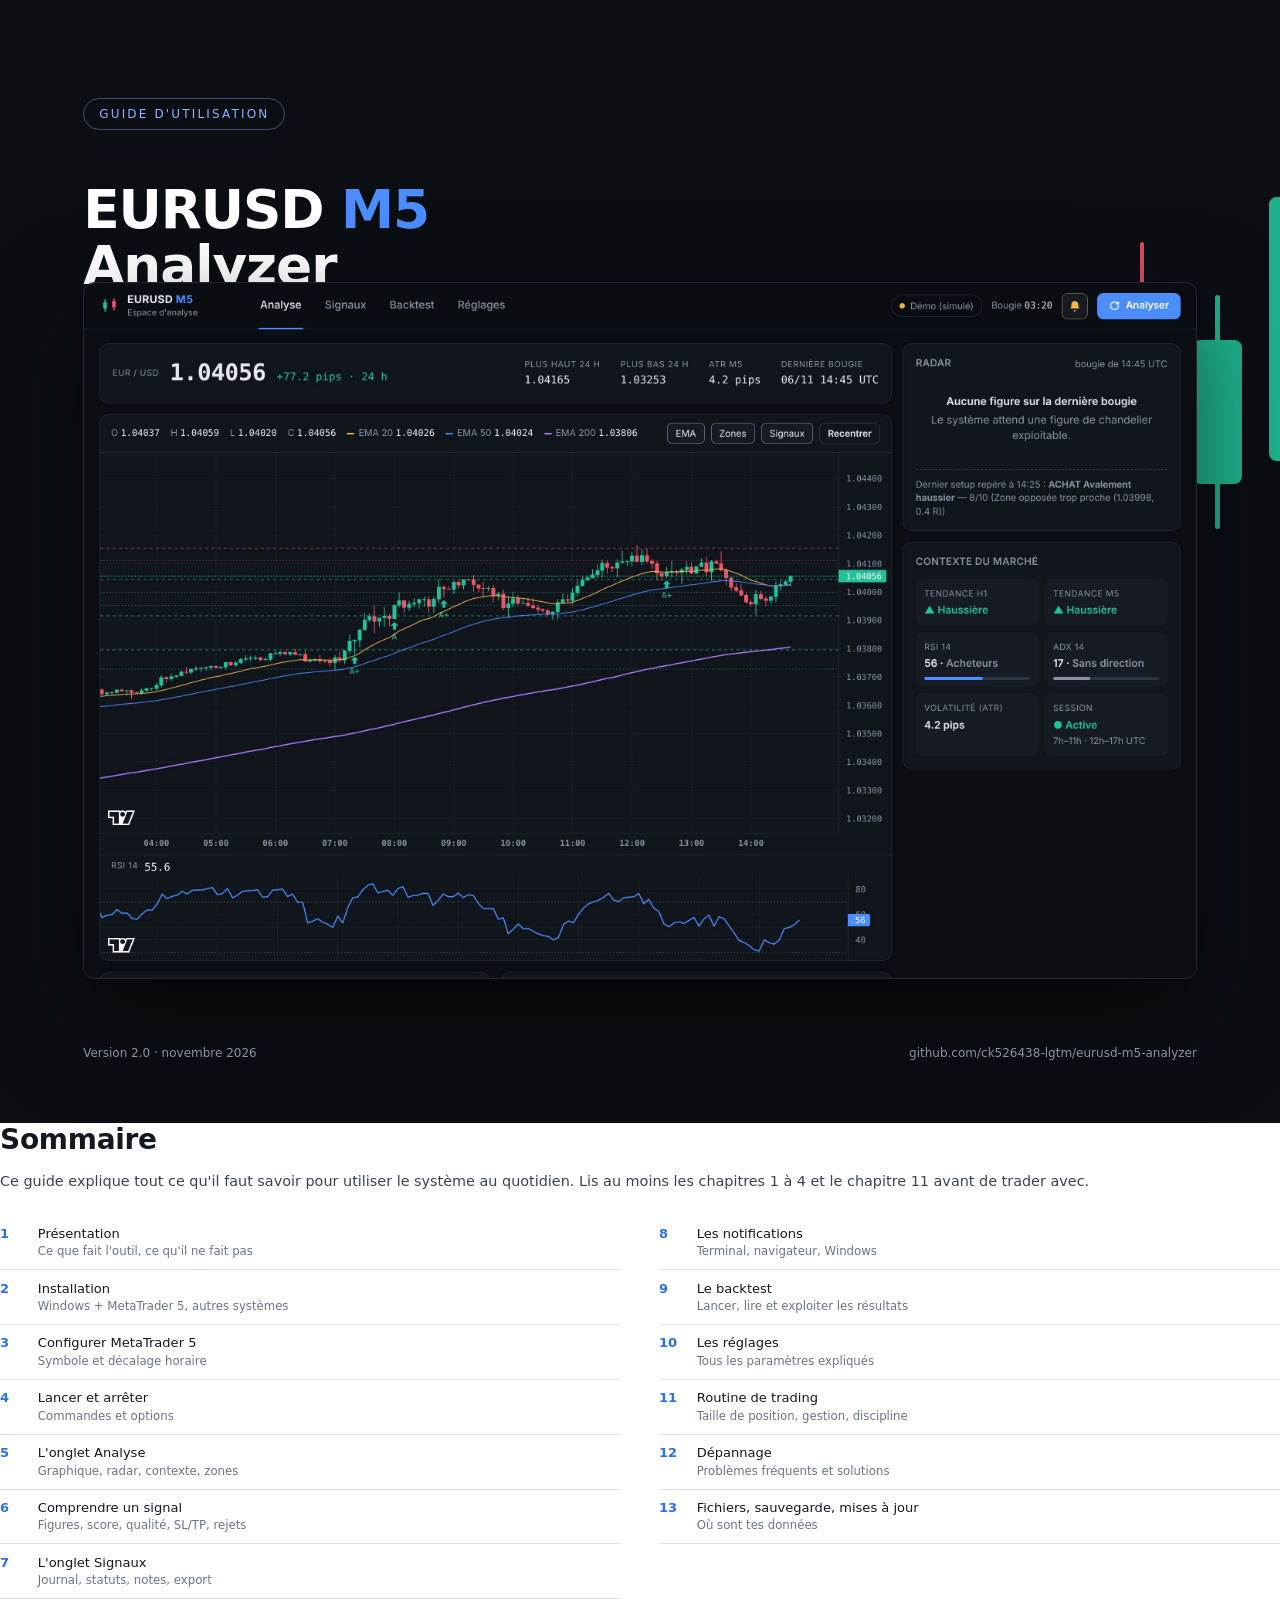
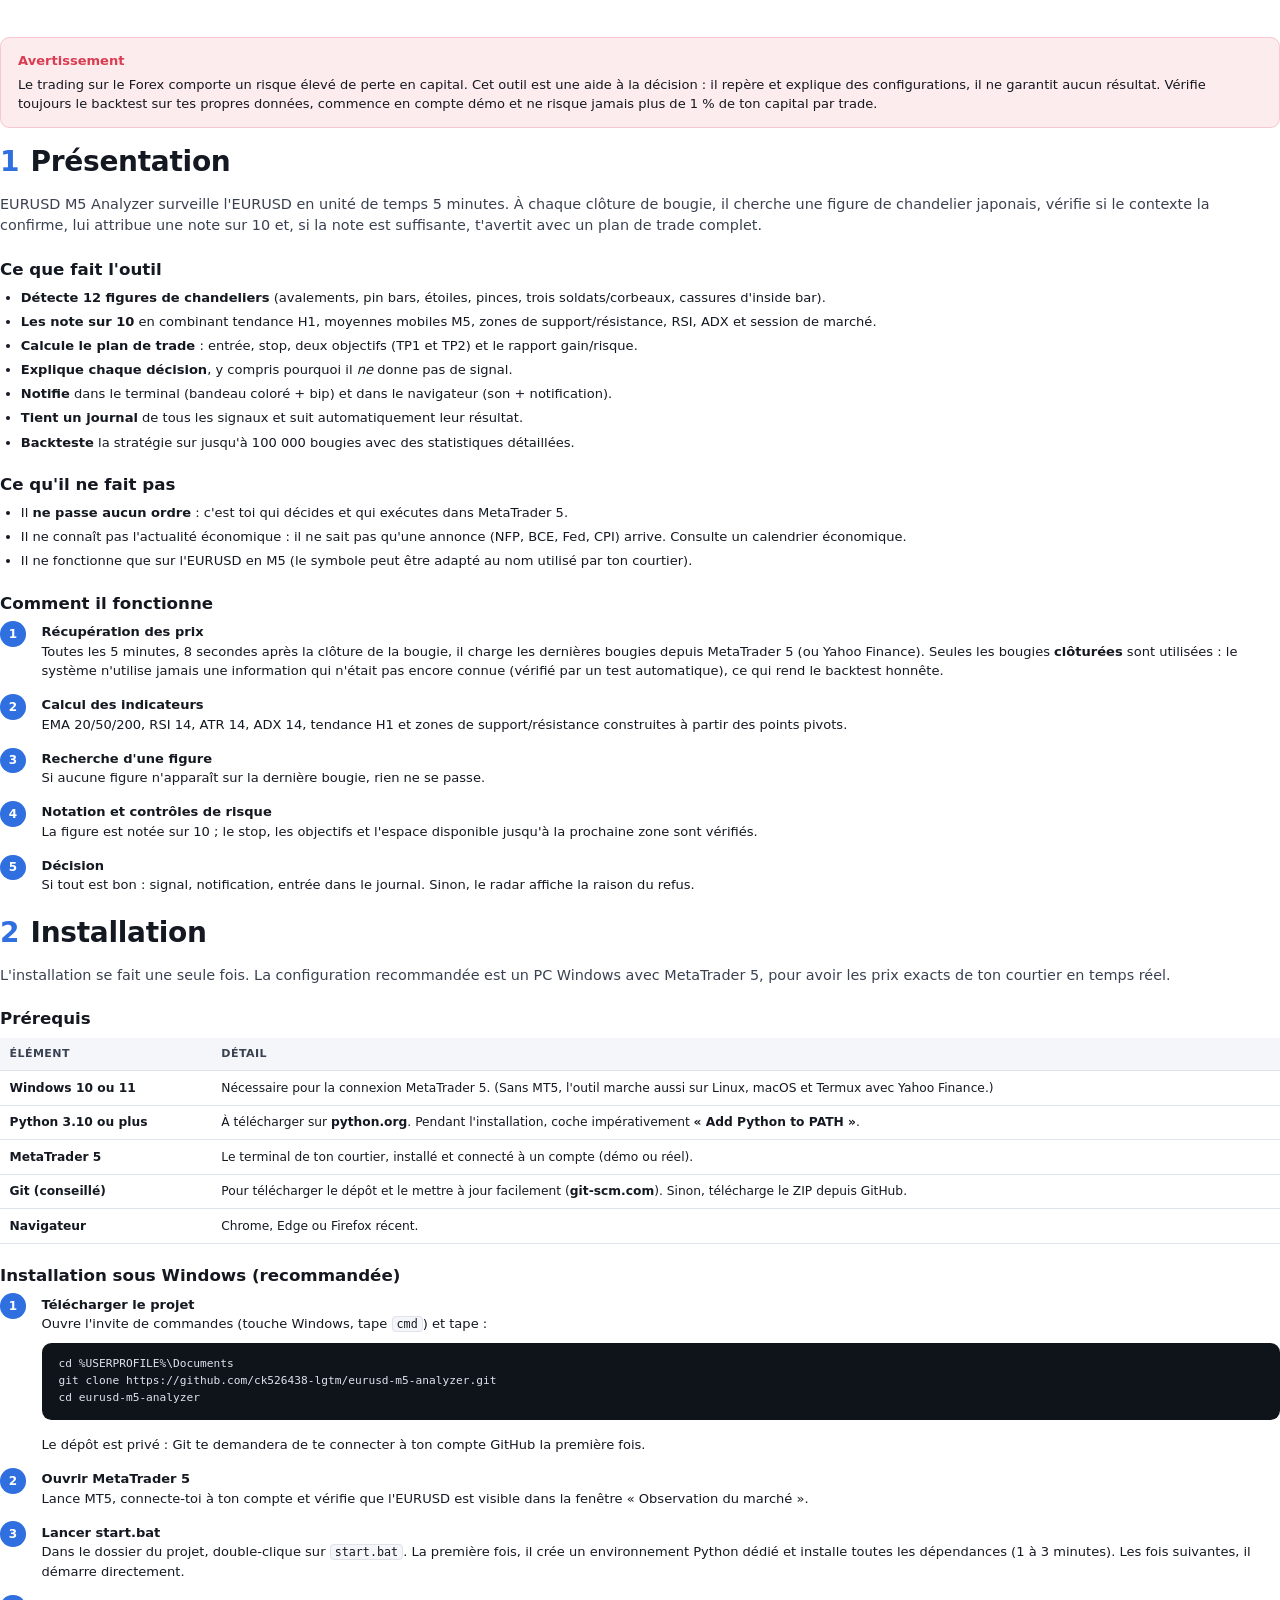
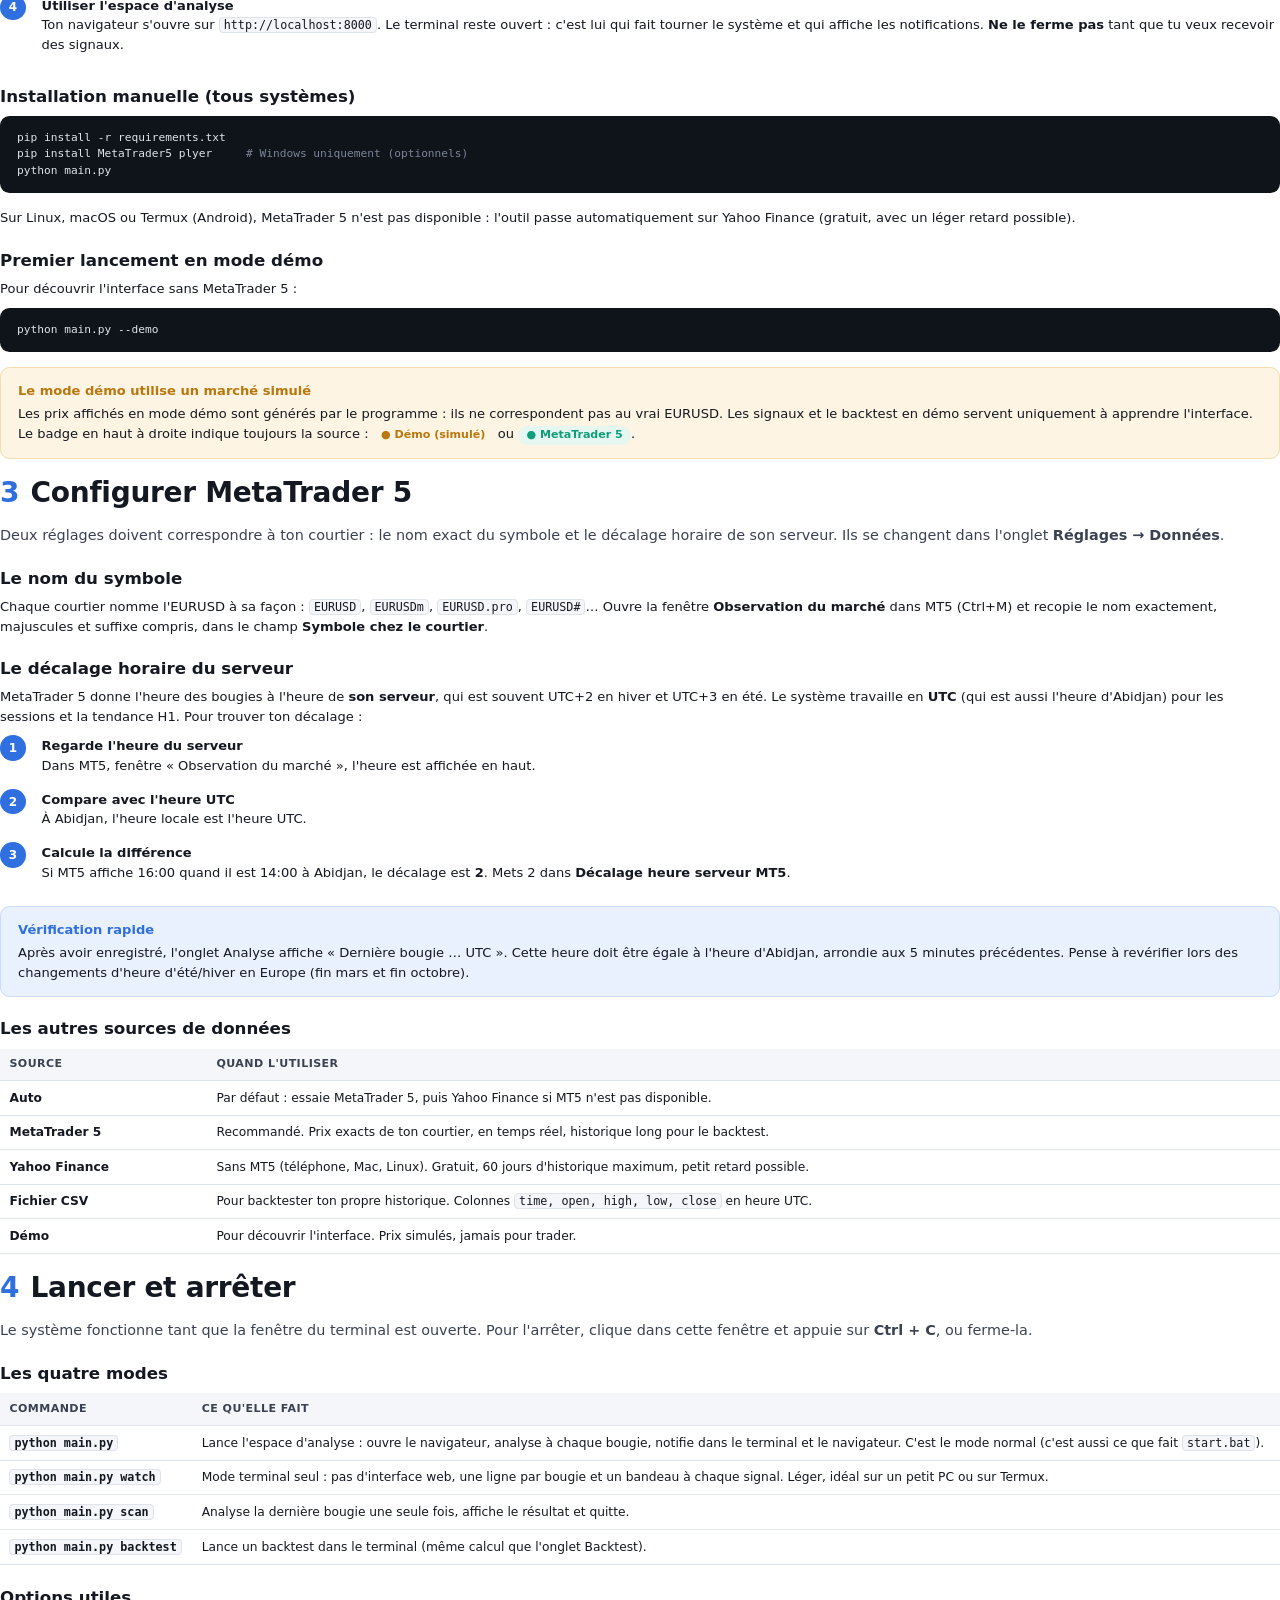
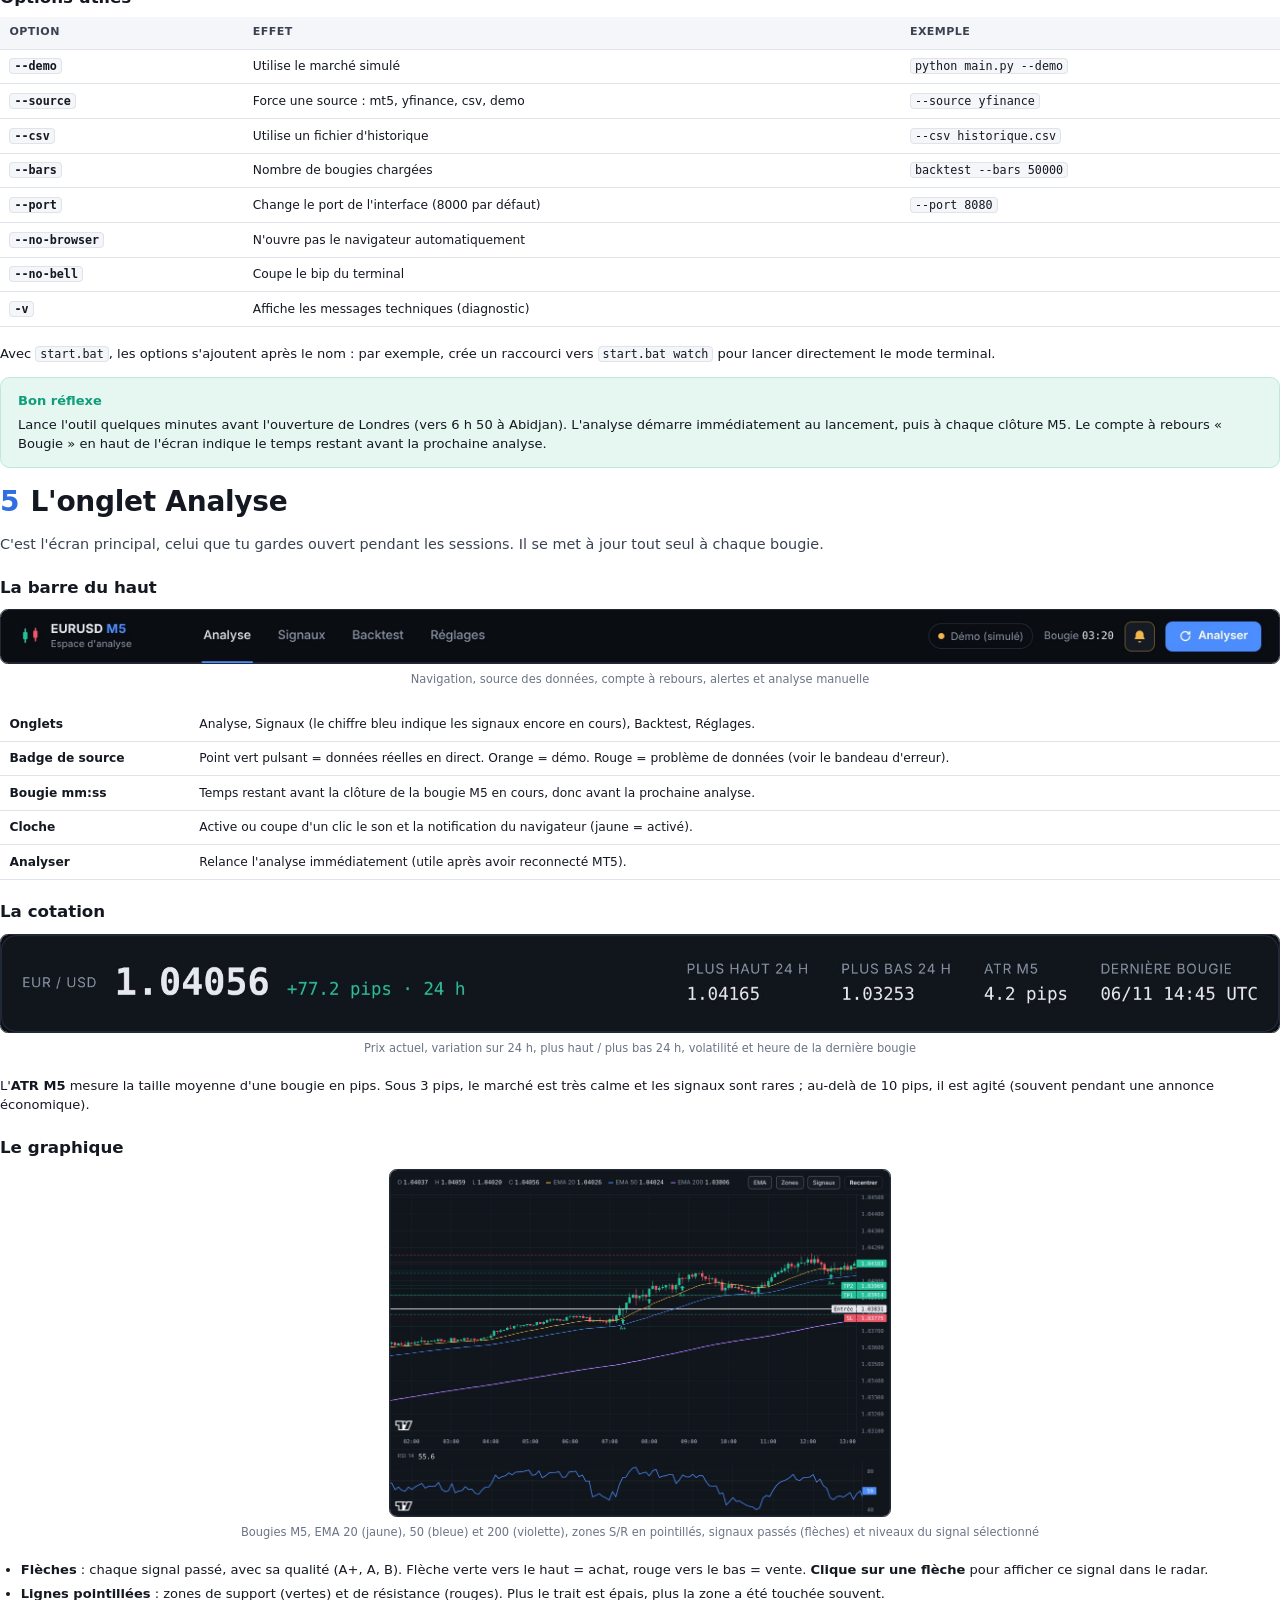
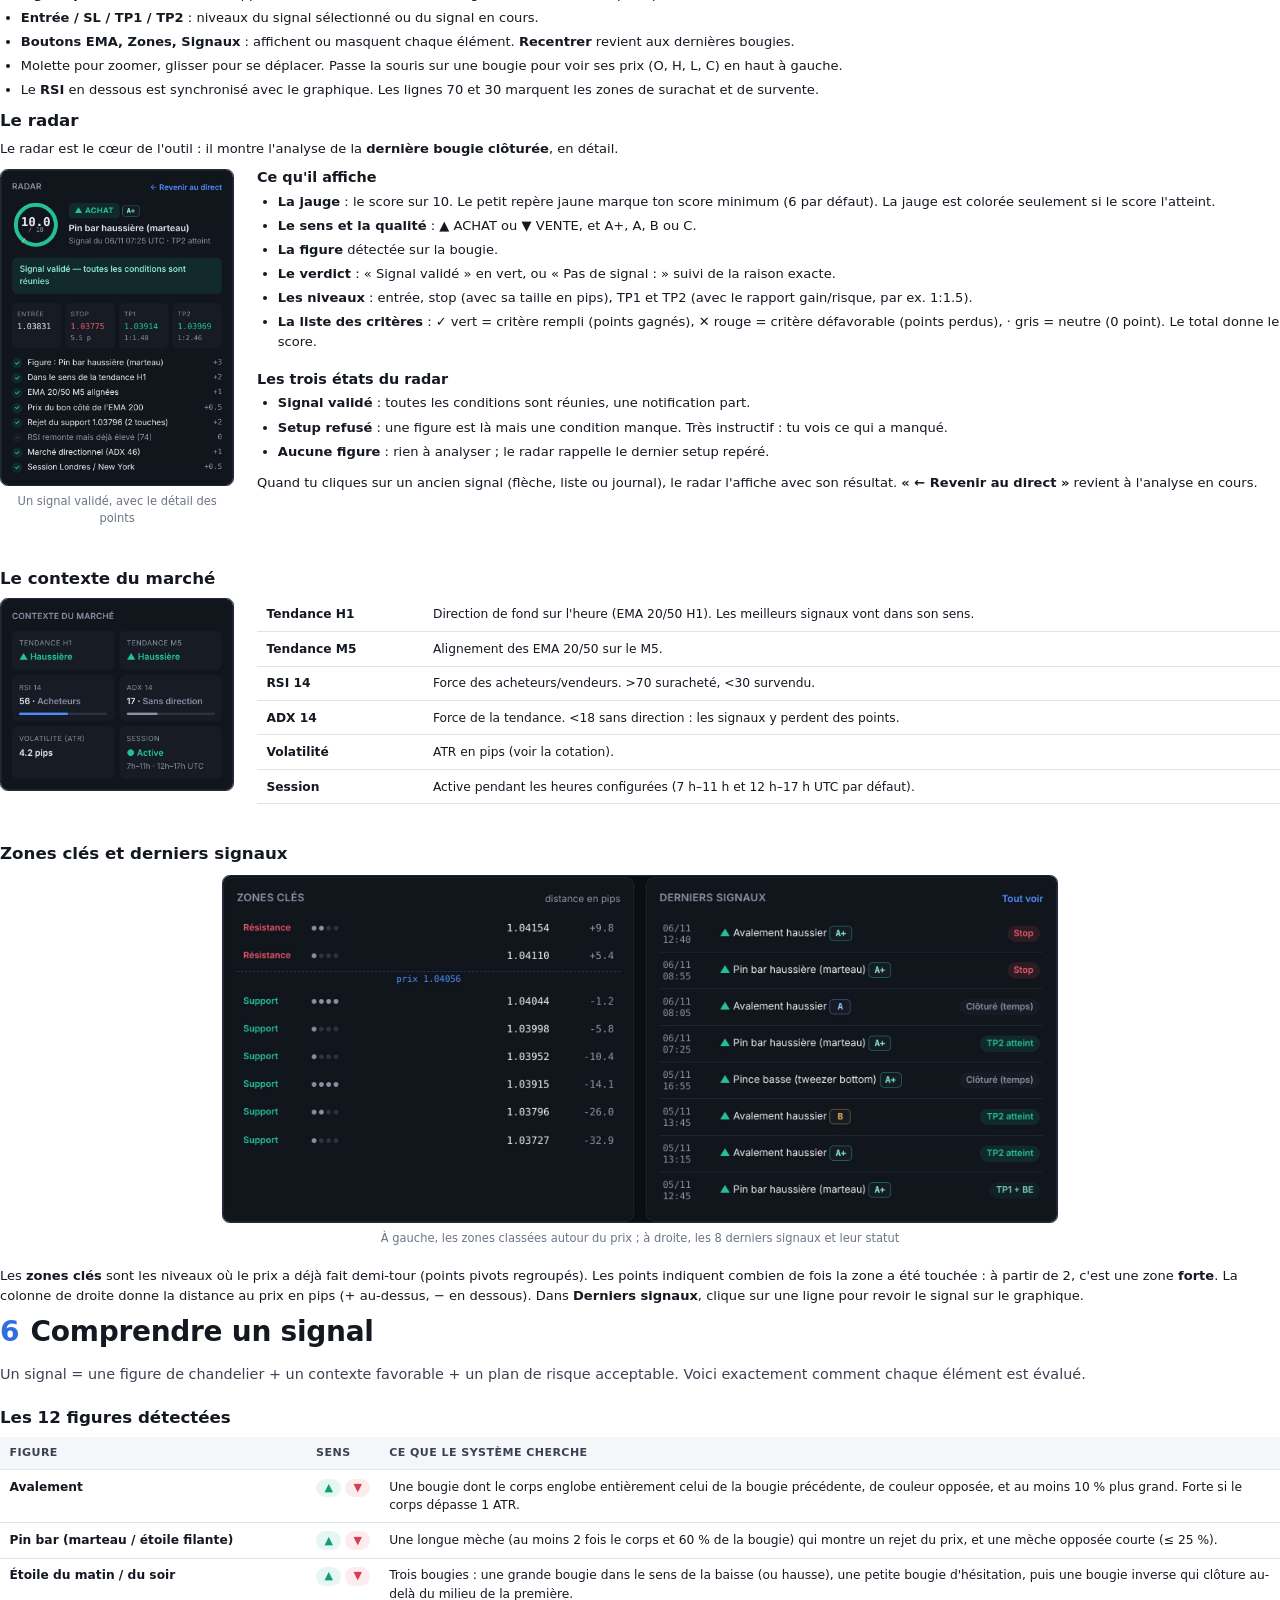
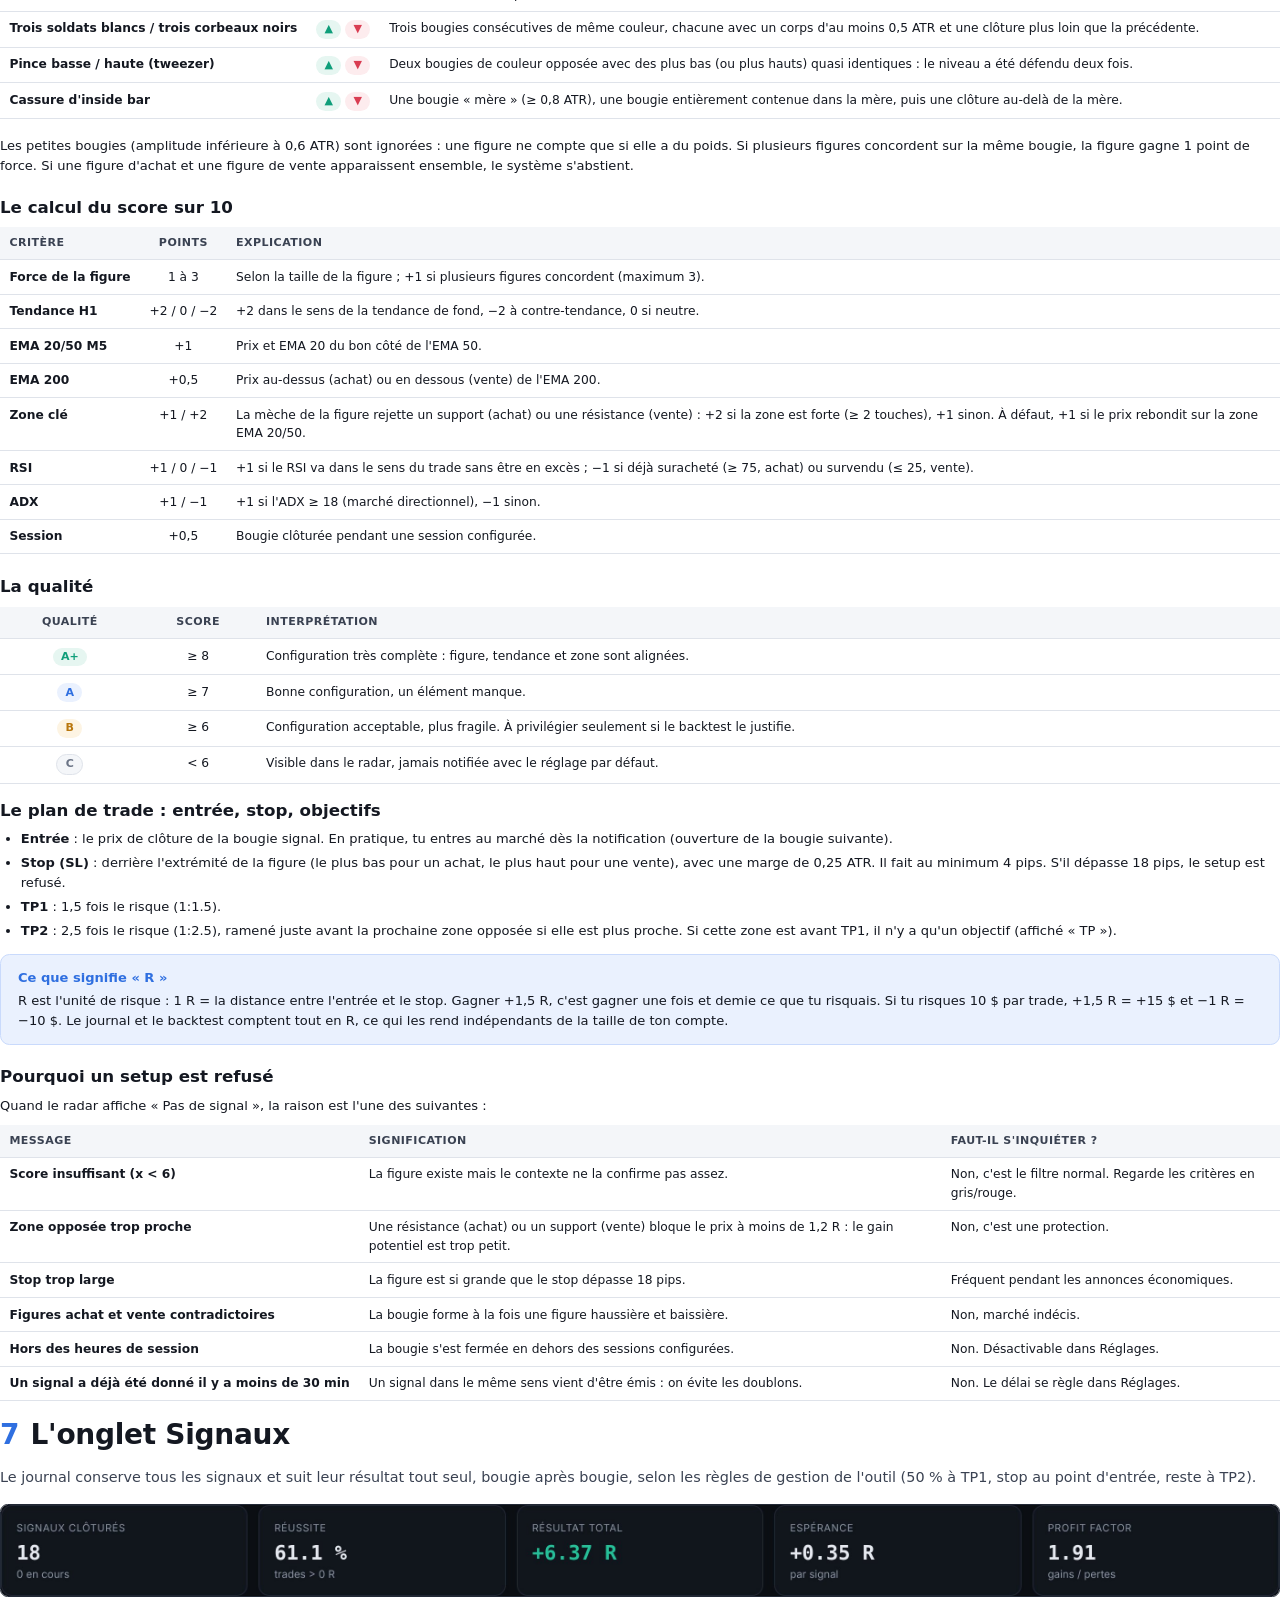
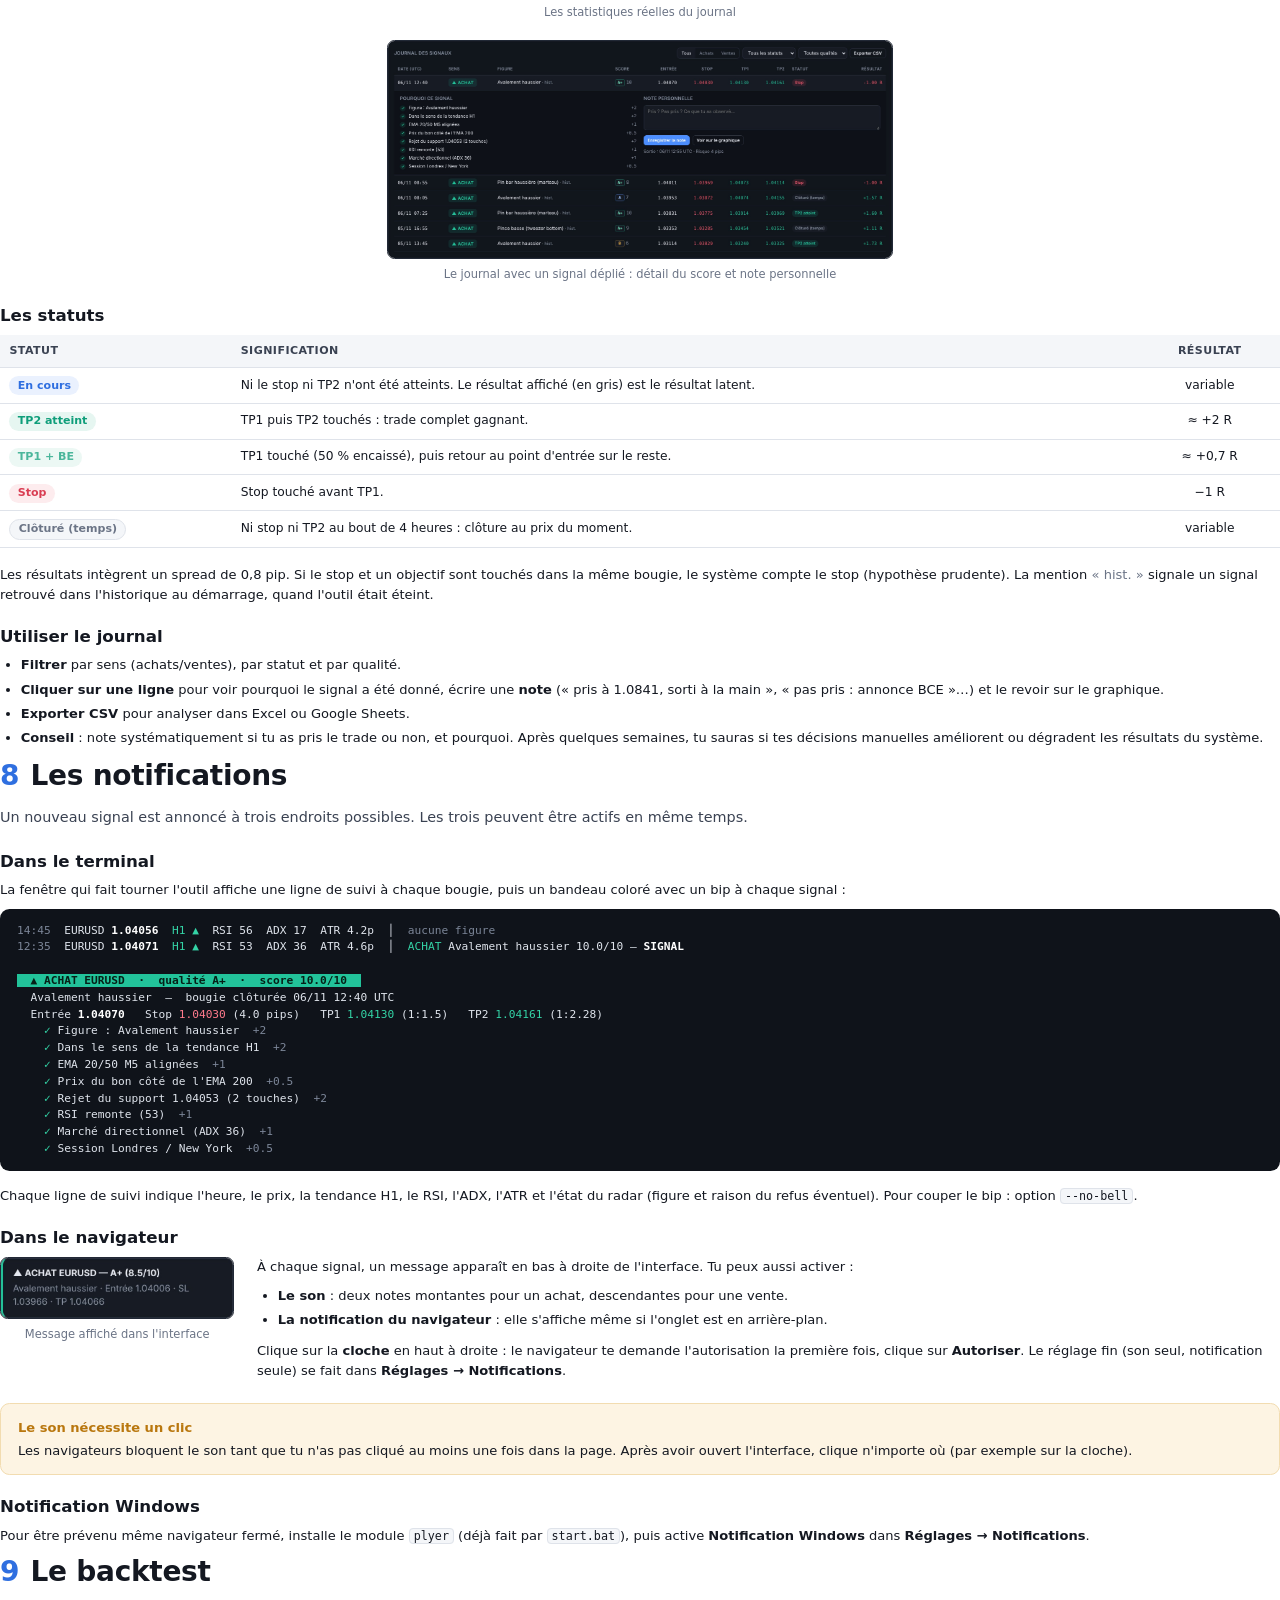
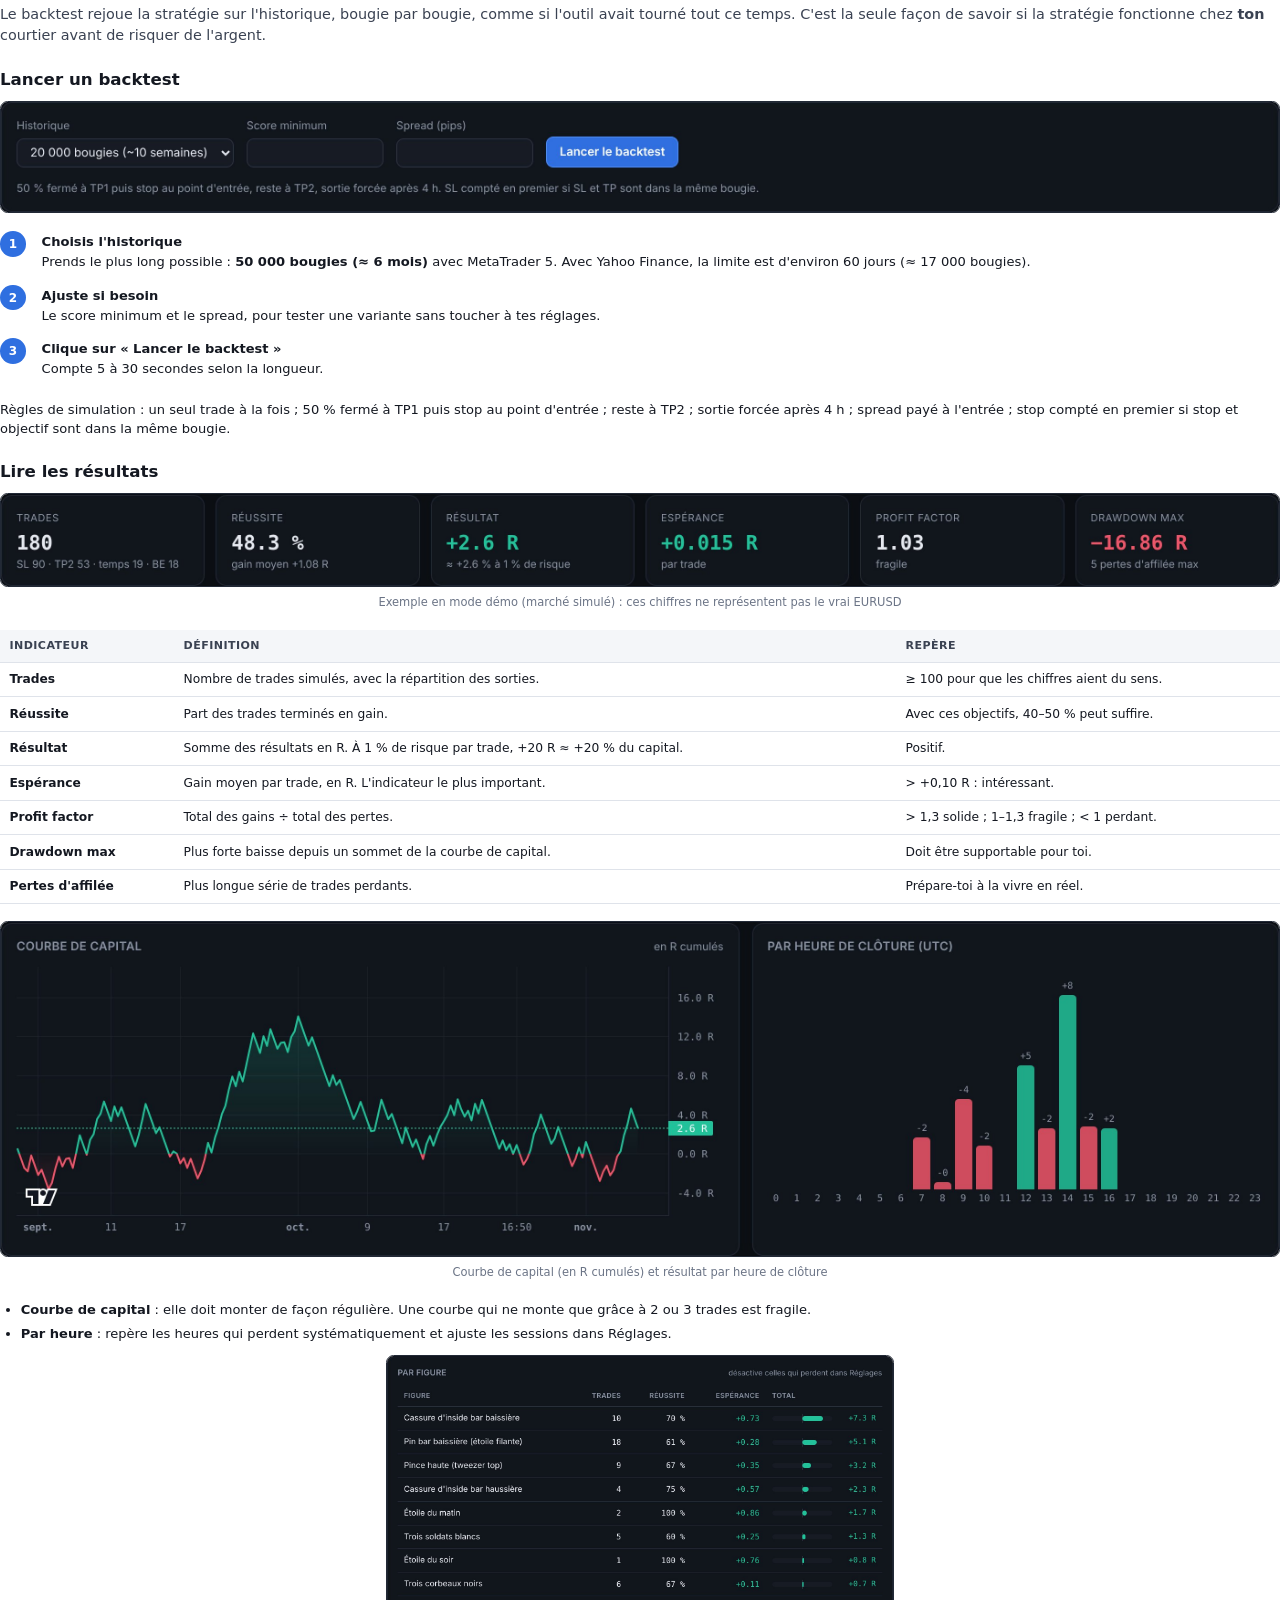
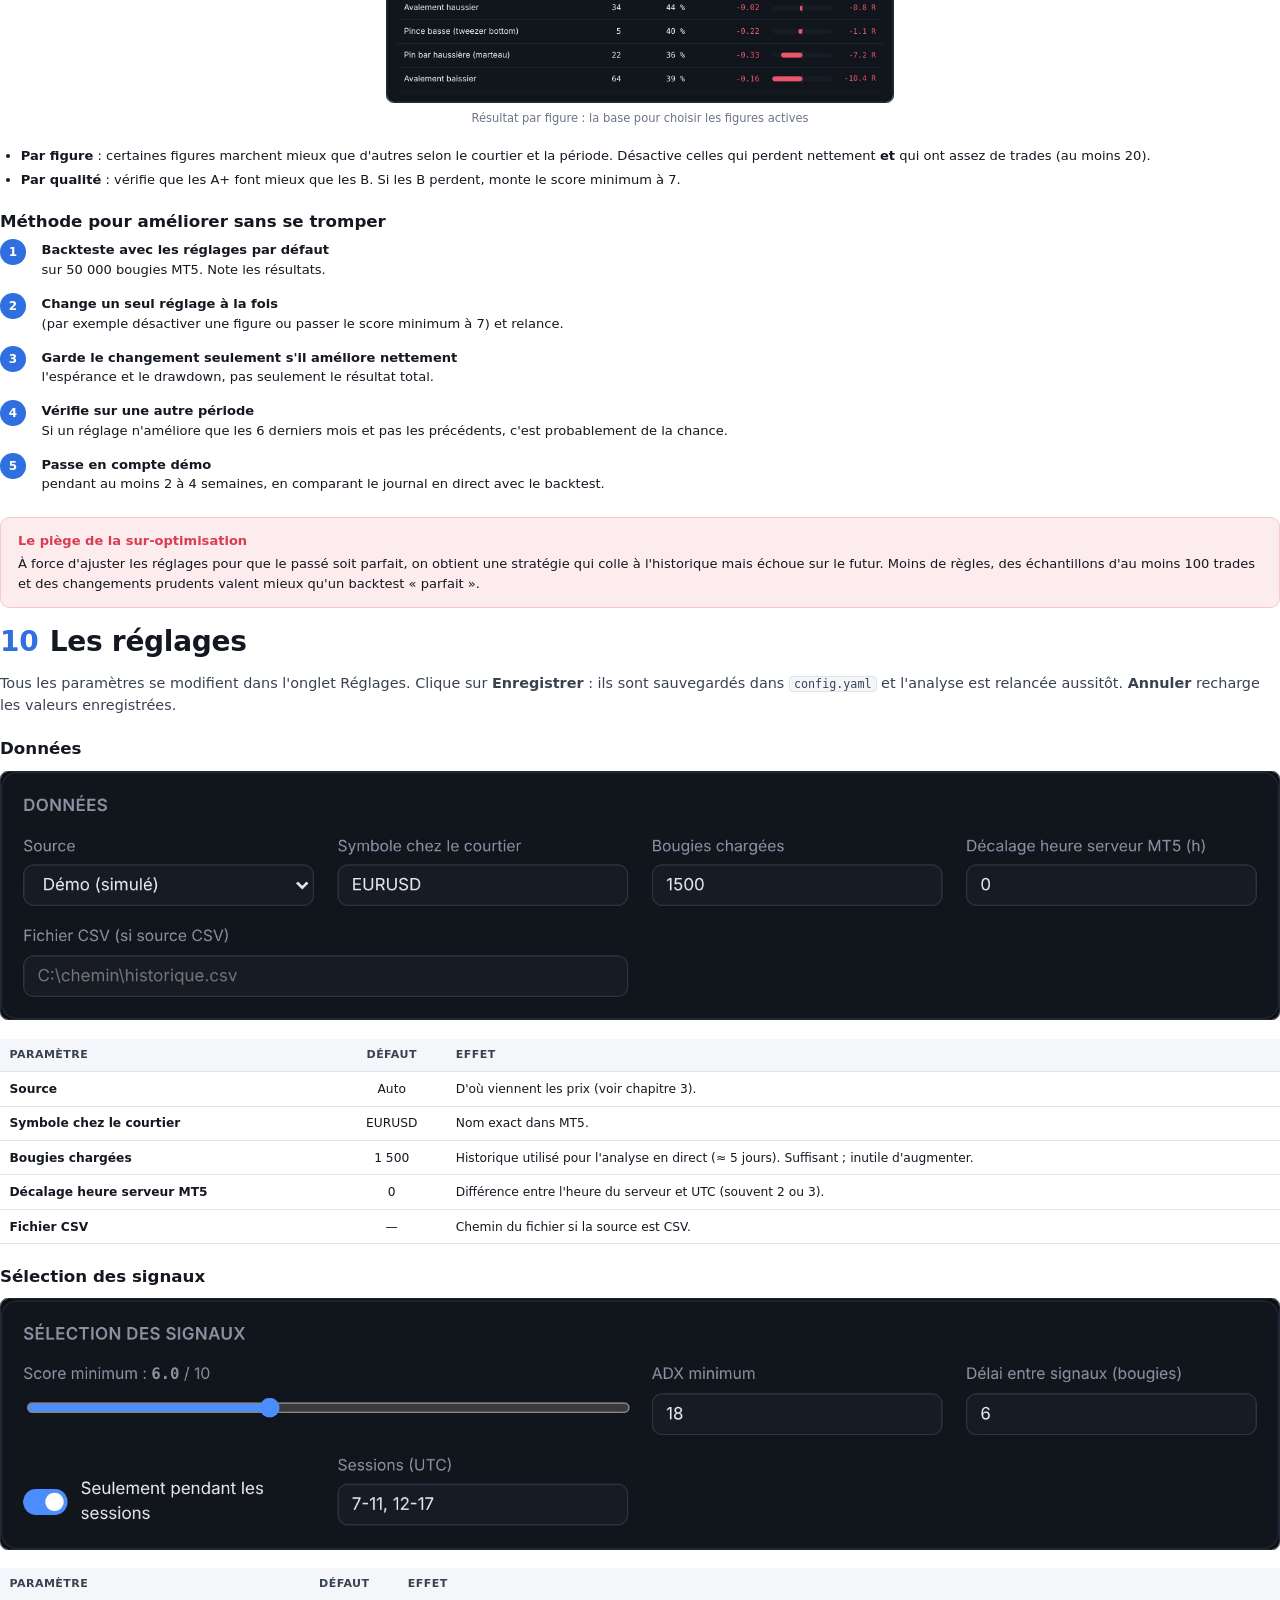
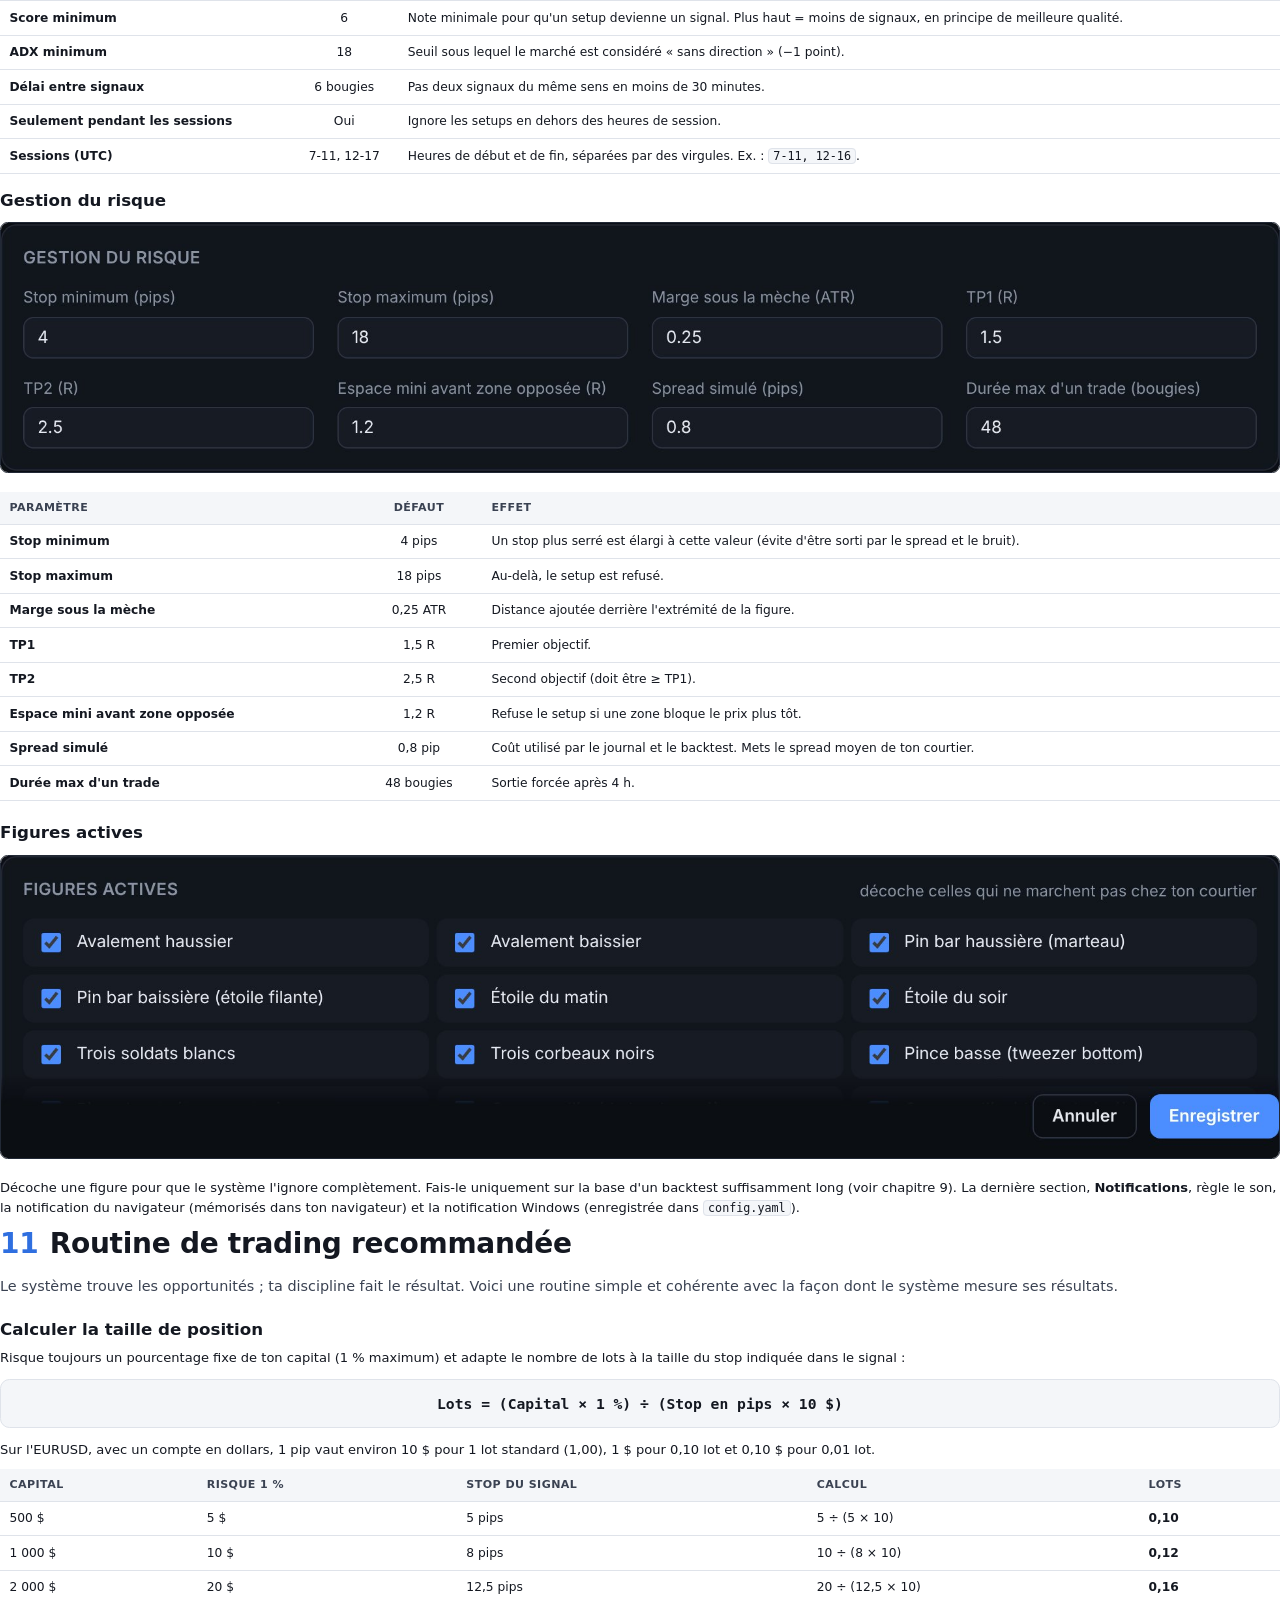
<file: docs/guide/guide.html>
<!doctype html>
<html lang="fr">
<head>
<meta charset="utf-8">
<title>Guide d'utilisation — EURUSD M5 Analyzer</title>
<style>
  @page { size: A4; margin: 18mm 17mm 20mm 17mm; }
  @page :first { margin: 0; }
  :root {
    --ink: #141821; --ink-2: #3a4252; --muted: #6b7486; --line: #dfe3ea; --soft: #f4f6f9;
    --accent: #2f6fe0; --accent-soft: #eaf1fe; --up: #0f9e7a; --up-soft: #e6f6f1;
    --down: #d93d52; --down-soft: #fdecee; --warn: #b9770e; --warn-soft: #fdf4e3; --dark: #0b0e13;
  }
  * { box-sizing: border-box; }
  html { -webkit-print-color-adjust: exact; print-color-adjust: exact; }
  body { margin: 0; font: 9.8pt/1.5 "Inter", "DejaVu Sans", sans-serif; color: var(--ink); }
  code, .mono, pre { font-family: "DejaVu Sans Mono", monospace; }
  code { font-size: 8.8pt; background: var(--soft); border: 1px solid var(--line); border-radius: 4px; padding: 0 4px; }
  h1, h2, h3 { line-height: 1.2; color: var(--ink); }
  h1 { font-size: 21pt; margin: 0 0 4mm; letter-spacing: -.01em; }
  h1 .num { color: var(--accent); font-weight: 700; margin-right: 3mm; }
  h2 { font-size: 12.5pt; margin: 6mm 0 2.2mm; }
  h2, h3 { break-after: avoid; }
  h3 { font-size: 10.8pt; margin: 5mm 0 1.5mm; }
  p { margin: 0 0 2.6mm; }
  ul, ol { margin: 0 0 3mm; padding-left: 5.5mm; }
  li { margin-bottom: 1.2mm; }
  a { color: var(--accent); text-decoration: none; }
  .chapter { break-before: page; }
  .lead { font-size: 10.8pt; color: var(--ink-2); margin-bottom: 4mm; }
  .muted { color: var(--muted); }
  .avoid { break-inside: avoid; }

  /* couverture */
  .cover { height: 297mm; background: var(--dark); color: #e6e9ef; padding: 26mm 22mm; position: relative; overflow: hidden; }
  .cover .bars { position: absolute; right: -10mm; top: 52mm; display: flex; gap: 7mm; align-items: flex-end; opacity: .9; }
  .cover .bars div { width: 13mm; border-radius: 2mm; position: relative; }
  .cover .bars div::before { content: ""; position: absolute; left: 50%; width: 1.2mm; margin-left: -.6mm; top: -12mm; bottom: -12mm; background: inherit; border-radius: 1mm; }
  .cover .tag { display: inline-block; font-size: 9pt; letter-spacing: .18em; text-transform: uppercase; color: #8fb3ff; border: 1px solid rgba(143,179,255,.4); border-radius: 20mm; padding: 1.5mm 4mm; }
  .cover h1 { color: #fff; font-size: 40pt; margin: 14mm 0 3mm; letter-spacing: -.02em; line-height: 1.05; }
  .cover h1 span { color: #4c8dff; }
  .cover .sub { font-size: 15pt; color: #b7bfcc; max-width: 120mm; }
  .cover .shot { position: absolute; left: 22mm; right: 22mm; bottom: 38mm; border-radius: 3mm; overflow: hidden; border: 1px solid #222936; box-shadow: 0 10mm 25mm rgba(0,0,0,.5); }
  .cover .shot img { display: block; width: 100%; }
  .cover .foot { position: absolute; left: 22mm; right: 22mm; bottom: 16mm; display: flex; justify-content: space-between; font-size: 9pt; color: #8a93a3; }

  /* sommaire */
  .toc { columns: 2; column-gap: 10mm; margin-top: 6mm; }
  .toc a { display: flex; gap: 3mm; padding: 2.2mm 0; border-bottom: 1px solid var(--line); color: var(--ink); break-inside: avoid; }
  .toc a b { color: var(--accent); width: 7mm; }
  .toc a span.d { color: var(--muted); font-size: 8.8pt; display: block; }

  /* encadrés */
  .box { border-radius: 2.5mm; padding: 3.5mm 4.5mm; margin: 3.5mm 0 4.5mm; break-inside: avoid; border: 1px solid var(--line); background: var(--soft); }
  .box > :last-child { margin-bottom: 0; }
  .box .t { font-weight: 700; display: block; margin-bottom: 1mm; }
  .box.info { background: var(--accent-soft); border-color: #c9dafc; }
  .box.info .t { color: var(--accent); }
  .box.ok { background: var(--up-soft); border-color: #bfe8dc; }
  .box.ok .t { color: var(--up); }
  .box.warn { background: var(--warn-soft); border-color: #f2dcb0; }
  .box.warn .t { color: var(--warn); }
  .box.danger { background: var(--down-soft); border-color: #f6c7ce; }
  .box.danger .t { color: var(--down); }

  /* étapes */
  .steps { counter-reset: s; list-style: none; padding: 0; }
  .steps > li { counter-increment: s; position: relative; padding: 0 0 2.6mm 11mm; break-inside: avoid; }
  .steps > li::before { content: counter(s); position: absolute; left: 0; top: -.3mm; width: 6.8mm; height: 6.8mm; border-radius: 50%; background: var(--accent); color: #fff; font-weight: 700; font-size: 9pt; display: grid; place-items: center; }
  .steps > li > b:first-child { display: block; }

  pre { background: #0f131a; color: #dfe4ec; border-radius: 2.5mm; padding: 3.5mm 4.5mm; font-size: 8.4pt; line-height: 1.5; white-space: pre-wrap; margin: 2.5mm 0 4mm; break-inside: avoid; }
  pre .c { color: #7c8698; }
  pre .g { color: #34d3a6; } pre .r { color: #ff7b8c; } pre .y { color: #f2b84b; } pre .b { color: #fff; font-weight: 700; }
  pre .bgG { background: #22c39a; color: #062018; font-weight: 700; }

  table { width: 100%; border-collapse: collapse; margin: 2.5mm 0 4.5mm; font-size: 9.2pt; break-inside: auto; }
  thead { display: table-header-group; }
  tr { break-inside: avoid; }
  th { text-align: left; background: var(--soft); color: var(--ink-2); font-size: 8.3pt; text-transform: uppercase; letter-spacing: .04em; padding: 2mm 2.5mm; border-bottom: 1.5px solid var(--line); }
  td { padding: 2mm 2.5mm; border-bottom: 1px solid var(--line); vertical-align: top; }
  td.c, th.c { text-align: center; white-space: nowrap; }
  td.k { font-weight: 600; white-space: nowrap; }

  figure { margin: 3mm 0 5mm; break-inside: avoid; }
  figure img { display: block; max-width: 100%; max-height: 92mm; object-fit: contain; border-radius: 2mm; border: 1px solid #222936; margin: 0 auto; }
  figcaption { font-size: 8.6pt; color: var(--muted); margin-top: 1.8mm; text-align: center; }
  .two { display: grid; grid-template-columns: 1fr 1fr; gap: 6mm; align-items: start; }
  .side { display: grid; grid-template-columns: 62mm 1fr; gap: 6mm; align-items: start; }
  .side figure { margin-top: 0; }

  .pill { display: inline-block; padding: .3mm 2.2mm; border-radius: 10mm; font-size: 8.3pt; font-weight: 700; white-space: nowrap; }
  .p-up { background: var(--up-soft); color: var(--up); }
  .p-down { background: var(--down-soft); color: var(--down); }
  .p-blue { background: var(--accent-soft); color: var(--accent); }
  .p-grey { background: var(--soft); color: var(--muted); border: 1px solid var(--line); }
  .p-warn { background: var(--warn-soft); color: var(--warn); }

  .checklist { list-style: none; padding: 0; }
  .checklist li { padding-left: 7mm; position: relative; }
  .checklist li::before { content: ""; position: absolute; left: 0; top: 1mm; width: 3.6mm; height: 3.6mm; border: 1.4px solid var(--accent); border-radius: 1mm; }
  .formula { text-align: center; font: 600 11pt "DejaVu Sans Mono", monospace; background: var(--soft); border: 1px solid var(--line); border-radius: 2.5mm; padding: 4mm; margin: 3mm 0; }
</style>
</head>
<body>

<!-- ====================================================== COUVERTURE -->
<section class="cover">
  <div class="bars">
    <div style="height:44mm;background:#22c39a"></div>
    <div style="height:62mm;background:#f0566a;margin-bottom:14mm"></div>
    <div style="height:38mm;background:#22c39a;margin-bottom:24mm"></div>
    <div style="height:70mm;background:#22c39a;margin-bottom:30mm"></div>
  </div>
  <span class="tag">Guide d'utilisation</span>
  <h1>EURUSD <span>M5</span><br>Analyzer</h1>
  <div class="sub">Installer, comprendre et utiliser l'espace d'analyse des chandeliers japonais — du premier lancement à la routine de trading.</div>
  <div class="shot"><img src="img/full.jpg" alt=""></div>
  <div class="foot"><span>Version 2.0 · novembre 2026</span><span>github.com/ck526438-lgtm/eurusd-m5-analyzer</span></div>
</section>

<!-- ====================================================== SOMMAIRE -->
<section class="chapter">
  <h1>Sommaire</h1>
  <p class="lead">Ce guide explique tout ce qu'il faut savoir pour utiliser le système au quotidien. Lis au moins les chapitres 1 à 4 et le chapitre 11 avant de trader avec.</p>
  <div class="toc">
    <a href="#c1"><b>1</b><span>Présentation<span class="d">Ce que fait l'outil, ce qu'il ne fait pas</span></span></a>
    <a href="#c2"><b>2</b><span>Installation<span class="d">Windows + MetaTrader 5, autres systèmes</span></span></a>
    <a href="#c3"><b>3</b><span>Configurer MetaTrader 5<span class="d">Symbole et décalage horaire</span></span></a>
    <a href="#c4"><b>4</b><span>Lancer et arrêter<span class="d">Commandes et options</span></span></a>
    <a href="#c5"><b>5</b><span>L'onglet Analyse<span class="d">Graphique, radar, contexte, zones</span></span></a>
    <a href="#c6"><b>6</b><span>Comprendre un signal<span class="d">Figures, score, qualité, SL/TP, rejets</span></span></a>
    <a href="#c7"><b>7</b><span>L'onglet Signaux<span class="d">Journal, statuts, notes, export</span></span></a>
    <a href="#c8"><b>8</b><span>Les notifications<span class="d">Terminal, navigateur, Windows</span></span></a>
    <a href="#c9"><b>9</b><span>Le backtest<span class="d">Lancer, lire et exploiter les résultats</span></span></a>
    <a href="#c10"><b>10</b><span>Les réglages<span class="d">Tous les paramètres expliqués</span></span></a>
    <a href="#c11"><b>11</b><span>Routine de trading<span class="d">Taille de position, gestion, discipline</span></span></a>
    <a href="#c12"><b>12</b><span>Dépannage<span class="d">Problèmes fréquents et solutions</span></span></a>
    <a href="#c13"><b>13</b><span>Fichiers, sauvegarde, mises à jour<span class="d">Où sont tes données</span></span></a>
  </div>
  <div class="box danger" style="margin-top:10mm">
    <span class="t">Avertissement</span>
    Le trading sur le Forex comporte un risque élevé de perte en capital. Cet outil est une aide à la décision : il repère et explique des configurations, il ne garantit aucun résultat. Vérifie toujours le backtest sur tes propres données, commence en compte démo et ne risque jamais plus de 1 % de ton capital par trade.
  </div>
</section>

<!-- ====================================================== 1 PRÉSENTATION -->
<section class="chapter" id="c1">
  <h1><span class="num">1</span>Présentation</h1>
  <p class="lead">EURUSD M5 Analyzer surveille l'EURUSD en unité de temps 5 minutes. À chaque clôture de bougie, il cherche une figure de chandelier japonais, vérifie si le contexte la confirme, lui attribue une note sur 10 et, si la note est suffisante, t'avertit avec un plan de trade complet.</p>

  <h2>Ce que fait l'outil</h2>
  <ul>
    <li><b>Détecte 12 figures de chandeliers</b> (avalements, pin bars, étoiles, pinces, trois soldats/corbeaux, cassures d'inside bar).</li>
    <li><b>Les note sur 10</b> en combinant tendance H1, moyennes mobiles M5, zones de support/résistance, RSI, ADX et session de marché.</li>
    <li><b>Calcule le plan de trade</b> : entrée, stop, deux objectifs (TP1 et TP2) et le rapport gain/risque.</li>
    <li><b>Explique chaque décision</b>, y compris pourquoi il <i>ne</i> donne pas de signal.</li>
    <li><b>Notifie</b> dans le terminal (bandeau coloré + bip) et dans le navigateur (son + notification).</li>
    <li><b>Tient un journal</b> de tous les signaux et suit automatiquement leur résultat.</li>
    <li><b>Backteste</b> la stratégie sur jusqu'à 100 000 bougies avec des statistiques détaillées.</li>
  </ul>

  <h2>Ce qu'il ne fait pas</h2>
  <ul>
    <li>Il <b>ne passe aucun ordre</b> : c'est toi qui décides et qui exécutes dans MetaTrader 5.</li>
    <li>Il ne connaît pas l'actualité économique : il ne sait pas qu'une annonce (NFP, BCE, Fed, CPI) arrive. Consulte un calendrier économique.</li>
    <li>Il ne fonctionne que sur l'EURUSD en M5 (le symbole peut être adapté au nom utilisé par ton courtier).</li>
  </ul>

  <h2>Comment il fonctionne</h2>
  <ol class="steps">
    <li><b>Récupération des prix</b>Toutes les 5 minutes, 8 secondes après la clôture de la bougie, il charge les dernières bougies depuis MetaTrader 5 (ou Yahoo Finance). Seules les bougies <b>clôturées</b> sont utilisées : le système n'utilise jamais une information qui n'était pas encore connue (vérifié par un test automatique), ce qui rend le backtest honnête.</li>
    <li><b>Calcul des indicateurs</b>EMA 20/50/200, RSI 14, ATR 14, ADX 14, tendance H1 et zones de support/résistance construites à partir des points pivots.</li>
    <li><b>Recherche d'une figure</b>Si aucune figure n'apparaît sur la dernière bougie, rien ne se passe.</li>
    <li><b>Notation et contrôles de risque</b>La figure est notée sur 10 ; le stop, les objectifs et l'espace disponible jusqu'à la prochaine zone sont vérifiés.</li>
    <li><b>Décision</b>Si tout est bon : signal, notification, entrée dans le journal. Sinon, le radar affiche la raison du refus.</li>
  </ol>

</section>

<!-- ====================================================== 2 INSTALLATION -->
<section class="chapter" id="c2">
  <h1><span class="num">2</span>Installation</h1>
  <p class="lead">L'installation se fait une seule fois. La configuration recommandée est un PC Windows avec MetaTrader 5, pour avoir les prix exacts de ton courtier en temps réel.</p>

  <h2>Prérequis</h2>
  <table>
    <thead><tr><th>Élément</th><th>Détail</th></tr></thead>
    <tbody>
      <tr><td class="k">Windows 10 ou 11</td><td>Nécessaire pour la connexion MetaTrader 5. (Sans MT5, l'outil marche aussi sur Linux, macOS et Termux avec Yahoo Finance.)</td></tr>
      <tr><td class="k">Python 3.10 ou plus</td><td>À télécharger sur <b>python.org</b>. Pendant l'installation, coche impérativement <b>« Add Python to PATH »</b>.</td></tr>
      <tr><td class="k">MetaTrader 5</td><td>Le terminal de ton courtier, installé et connecté à un compte (démo ou réel).</td></tr>
      <tr><td class="k">Git (conseillé)</td><td>Pour télécharger le dépôt et le mettre à jour facilement (<b>git-scm.com</b>). Sinon, télécharge le ZIP depuis GitHub.</td></tr>
      <tr><td class="k">Navigateur</td><td>Chrome, Edge ou Firefox récent.</td></tr>
    </tbody>
  </table>

  <h2>Installation sous Windows (recommandée)</h2>
  <ol class="steps">
    <li><b>Télécharger le projet</b>Ouvre l'invite de commandes (touche Windows, tape <code>cmd</code>) et tape :
      <pre>cd %USERPROFILE%\Documents
git clone https://github.com/ck526438-lgtm/eurusd-m5-analyzer.git
cd eurusd-m5-analyzer</pre>
      Le dépôt est privé : Git te demandera de te connecter à ton compte GitHub la première fois.</li>
    <li><b>Ouvrir MetaTrader 5</b>Lance MT5, connecte-toi à ton compte et vérifie que l'EURUSD est visible dans la fenêtre « Observation du marché ».</li>
    <li><b>Lancer start.bat</b>Dans le dossier du projet, double-clique sur <code>start.bat</code>. La première fois, il crée un environnement Python dédié et installe toutes les dépendances (1 à 3 minutes). Les fois suivantes, il démarre directement.</li>
    <li><b>Utiliser l'espace d'analyse</b>Ton navigateur s'ouvre sur <code>http://localhost:8000</code>. Le terminal reste ouvert : c'est lui qui fait tourner le système et qui affiche les notifications. <b>Ne le ferme pas</b> tant que tu veux recevoir des signaux.</li>
  </ol>

  <h2>Installation manuelle (tous systèmes)</h2>
  <pre>pip install -r requirements.txt
pip install MetaTrader5 plyer     <span class="c"># Windows uniquement (optionnels)</span>
python main.py</pre>
  <p>Sur Linux, macOS ou Termux (Android), MetaTrader 5 n'est pas disponible : l'outil passe automatiquement sur Yahoo Finance (gratuit, avec un léger retard possible).</p>

  <h2>Premier lancement en mode démo</h2>
  <p>Pour découvrir l'interface sans MetaTrader 5 :</p>
  <pre>python main.py --demo</pre>
  <div class="box warn"><span class="t">Le mode démo utilise un marché simulé</span>Les prix affichés en mode démo sont générés par le programme : ils ne correspondent pas au vrai EURUSD. Les signaux et le backtest en démo servent uniquement à apprendre l'interface. Le badge en haut à droite indique toujours la source : <span class="pill p-warn">● Démo (simulé)</span> ou <span class="pill p-up">● MetaTrader 5</span>.</div>
</section>

<!-- ====================================================== 3 MT5 -->
<section class="chapter" id="c3">
  <h1><span class="num">3</span>Configurer MetaTrader 5</h1>
  <p class="lead">Deux réglages doivent correspondre à ton courtier : le nom exact du symbole et le décalage horaire de son serveur. Ils se changent dans l'onglet <b>Réglages → Données</b>.</p>

  <h2>Le nom du symbole</h2>
  <p>Chaque courtier nomme l'EURUSD à sa façon : <code>EURUSD</code>, <code>EURUSDm</code>, <code>EURUSD.pro</code>, <code>EURUSD#</code>… Ouvre la fenêtre <b>Observation du marché</b> dans MT5 (Ctrl+M) et recopie le nom exactement, majuscules et suffixe compris, dans le champ <b>Symbole chez le courtier</b>.</p>

  <h2>Le décalage horaire du serveur</h2>
  <p>MetaTrader 5 donne l'heure des bougies à l'heure de <b>son serveur</b>, qui est souvent UTC+2 en hiver et UTC+3 en été. Le système travaille en <b>UTC</b> (qui est aussi l'heure d'Abidjan) pour les sessions et la tendance H1. Pour trouver ton décalage :</p>
  <ol class="steps">
    <li><b>Regarde l'heure du serveur</b>Dans MT5, fenêtre « Observation du marché », l'heure est affichée en haut.</li>
    <li><b>Compare avec l'heure UTC</b>À Abidjan, l'heure locale est l'heure UTC.</li>
    <li><b>Calcule la différence</b>Si MT5 affiche 16:00 quand il est 14:00 à Abidjan, le décalage est <b>2</b>. Mets 2 dans <b>Décalage heure serveur MT5</b>.</li>
  </ol>
  <div class="box info"><span class="t">Vérification rapide</span>Après avoir enregistré, l'onglet Analyse affiche « Dernière bougie … UTC ». Cette heure doit être égale à l'heure d'Abidjan, arrondie aux 5 minutes précédentes. Pense à revérifier lors des changements d'heure d'été/hiver en Europe (fin mars et fin octobre).</div>

  <h2>Les autres sources de données</h2>
  <table>
    <thead><tr><th>Source</th><th>Quand l'utiliser</th></tr></thead>
    <tbody>
      <tr><td class="k">Auto</td><td>Par défaut : essaie MetaTrader 5, puis Yahoo Finance si MT5 n'est pas disponible.</td></tr>
      <tr><td class="k">MetaTrader 5</td><td>Recommandé. Prix exacts de ton courtier, en temps réel, historique long pour le backtest.</td></tr>
      <tr><td class="k">Yahoo Finance</td><td>Sans MT5 (téléphone, Mac, Linux). Gratuit, 60 jours d'historique maximum, petit retard possible.</td></tr>
      <tr><td class="k">Fichier CSV</td><td>Pour backtester ton propre historique. Colonnes <code>time, open, high, low, close</code> en heure UTC.</td></tr>
      <tr><td class="k">Démo</td><td>Pour découvrir l'interface. Prix simulés, jamais pour trader.</td></tr>
    </tbody>
  </table>
</section>

<!-- ====================================================== 4 LANCER -->
<section class="chapter" id="c4">
  <h1><span class="num">4</span>Lancer et arrêter</h1>
  <p class="lead">Le système fonctionne tant que la fenêtre du terminal est ouverte. Pour l'arrêter, clique dans cette fenêtre et appuie sur <b>Ctrl + C</b>, ou ferme-la.</p>

  <h2>Les quatre modes</h2>
  <table>
    <thead><tr><th>Commande</th><th>Ce qu'elle fait</th></tr></thead>
    <tbody>
      <tr><td class="k"><code>python main.py</code></td><td>Lance l'espace d'analyse : ouvre le navigateur, analyse à chaque bougie, notifie dans le terminal et le navigateur. C'est le mode normal (c'est aussi ce que fait <code>start.bat</code>).</td></tr>
      <tr><td class="k"><code>python main.py watch</code></td><td>Mode terminal seul : pas d'interface web, une ligne par bougie et un bandeau à chaque signal. Léger, idéal sur un petit PC ou sur Termux.</td></tr>
      <tr><td class="k"><code>python main.py scan</code></td><td>Analyse la dernière bougie une seule fois, affiche le résultat et quitte.</td></tr>
      <tr><td class="k"><code>python main.py backtest</code></td><td>Lance un backtest dans le terminal (même calcul que l'onglet Backtest).</td></tr>
    </tbody>
  </table>

  <h2>Options utiles</h2>
  <table>
    <thead><tr><th>Option</th><th>Effet</th><th>Exemple</th></tr></thead>
    <tbody>
      <tr><td class="k"><code>--demo</code></td><td>Utilise le marché simulé</td><td><code>python main.py --demo</code></td></tr>
      <tr><td class="k"><code>--source</code></td><td>Force une source : mt5, yfinance, csv, demo</td><td><code>--source yfinance</code></td></tr>
      <tr><td class="k"><code>--csv</code></td><td>Utilise un fichier d'historique</td><td><code>--csv historique.csv</code></td></tr>
      <tr><td class="k"><code>--bars</code></td><td>Nombre de bougies chargées</td><td><code>backtest --bars 50000</code></td></tr>
      <tr><td class="k"><code>--port</code></td><td>Change le port de l'interface (8000 par défaut)</td><td><code>--port 8080</code></td></tr>
      <tr><td class="k"><code>--no-browser</code></td><td>N'ouvre pas le navigateur automatiquement</td><td></td></tr>
      <tr><td class="k"><code>--no-bell</code></td><td>Coupe le bip du terminal</td><td></td></tr>
      <tr><td class="k"><code>-v</code></td><td>Affiche les messages techniques (diagnostic)</td><td></td></tr>
    </tbody>
  </table>
  <p>Avec <code>start.bat</code>, les options s'ajoutent après le nom : par exemple, crée un raccourci vers <code>start.bat watch</code> pour lancer directement le mode terminal.</p>

  <div class="box ok"><span class="t">Bon réflexe</span>Lance l'outil quelques minutes avant l'ouverture de Londres (vers 6 h 50 à Abidjan). L'analyse démarre immédiatement au lancement, puis à chaque clôture M5. Le compte à rebours « Bougie » en haut de l'écran indique le temps restant avant la prochaine analyse.</div>
</section>

<!-- ====================================================== 5 ANALYSE -->
<section class="chapter" id="c5">
  <h1><span class="num">5</span>L'onglet Analyse</h1>
  <p class="lead">C'est l'écran principal, celui que tu gardes ouvert pendant les sessions. Il se met à jour tout seul à chaque bougie.</p>

  <h2>La barre du haut</h2>
  <figure><img src="img/topbar.jpg" alt=""><figcaption>Navigation, source des données, compte à rebours, alertes et analyse manuelle</figcaption></figure>
  <table>
    <tbody>
      <tr><td class="k">Onglets</td><td>Analyse, Signaux (le chiffre bleu indique les signaux encore en cours), Backtest, Réglages.</td></tr>
      <tr><td class="k">Badge de source</td><td>Point vert pulsant = données réelles en direct. Orange = démo. Rouge = problème de données (voir le bandeau d'erreur).</td></tr>
      <tr><td class="k">Bougie mm:ss</td><td>Temps restant avant la clôture de la bougie M5 en cours, donc avant la prochaine analyse.</td></tr>
      <tr><td class="k">Cloche</td><td>Active ou coupe d'un clic le son et la notification du navigateur (jaune = activé).</td></tr>
      <tr><td class="k">Analyser</td><td>Relance l'analyse immédiatement (utile après avoir reconnecté MT5).</td></tr>
    </tbody>
  </table>

  <h2>La cotation</h2>
  <figure><img src="img/quote.jpg" alt=""><figcaption>Prix actuel, variation sur 24 h, plus haut / plus bas 24 h, volatilité et heure de la dernière bougie</figcaption></figure>
  <p>L'<b>ATR M5</b> mesure la taille moyenne d'une bougie en pips. Sous 3 pips, le marché est très calme et les signaux sont rares ; au-delà de 10 pips, il est agité (souvent pendant une annonce économique).</p>

  <h2>Le graphique</h2>
  <figure><img src="img/chart_signal.jpg" alt=""><figcaption>Bougies M5, EMA 20 (jaune), 50 (bleue) et 200 (violette), zones S/R en pointillés, signaux passés (flèches) et niveaux du signal sélectionné</figcaption></figure>
  <ul>
    <li><b>Flèches</b> : chaque signal passé, avec sa qualité (A+, A, B). Flèche verte vers le haut = achat, rouge vers le bas = vente. <b>Clique sur une flèche</b> pour afficher ce signal dans le radar.</li>
    <li><b>Lignes pointillées</b> : zones de support (vertes) et de résistance (rouges). Plus le trait est épais, plus la zone a été touchée souvent.</li>
    <li><b>Entrée / SL / TP1 / TP2</b> : niveaux du signal sélectionné ou du signal en cours.</li>
    <li><b>Boutons EMA, Zones, Signaux</b> : affichent ou masquent chaque élément. <b>Recentrer</b> revient aux dernières bougies.</li>
    <li>Molette pour zoomer, glisser pour se déplacer. Passe la souris sur une bougie pour voir ses prix (O, H, L, C) en haut à gauche.</li>
    <li>Le <b>RSI</b> en dessous est synchronisé avec le graphique. Les lignes 70 et 30 marquent les zones de surachat et de survente.</li>
  </ul>
</section>

<section>
  <h2 style="margin-top:0">Le radar</h2>
  <p>Le radar est le cœur de l'outil : il montre l'analyse de la <b>dernière bougie clôturée</b>, en détail.</p>
  <div class="side">
    <figure><img src="img/radar_signal.jpg" alt=""><figcaption>Un signal validé, avec le détail des points</figcaption></figure>
    <div>
      <h3 style="margin-top:0">Ce qu'il affiche</h3>
      <ul>
        <li><b>La jauge</b> : le score sur 10. Le petit repère jaune marque ton score minimum (6 par défaut). La jauge est colorée seulement si le score l'atteint.</li>
        <li><b>Le sens et la qualité</b> : ▲ ACHAT ou ▼ VENTE, et A+, A, B ou C.</li>
        <li><b>La figure</b> détectée sur la bougie.</li>
        <li><b>Le verdict</b> : « Signal validé » en vert, ou « Pas de signal : » suivi de la raison exacte.</li>
        <li><b>Les niveaux</b> : entrée, stop (avec sa taille en pips), TP1 et TP2 (avec le rapport gain/risque, par ex. 1:1.5).</li>
        <li><b>La liste des critères</b> : ✓ vert = critère rempli (points gagnés), ✕ rouge = critère défavorable (points perdus), · gris = neutre (0 point). Le total donne le score.</li>
      </ul>
      <h3>Les trois états du radar</h3>
      <ul>
        <li><b>Signal validé</b> : toutes les conditions sont réunies, une notification part.</li>
        <li><b>Setup refusé</b> : une figure est là mais une condition manque. Très instructif : tu vois ce qui a manqué.</li>
        <li><b>Aucune figure</b> : rien à analyser ; le radar rappelle le dernier setup repéré.</li>
      </ul>
      <p>Quand tu cliques sur un ancien signal (flèche, liste ou journal), le radar l'affiche avec son résultat. <b>« ← Revenir au direct »</b> revient à l'analyse en cours.</p>
    </div>
  </div>

  <h2>Le contexte du marché</h2>
  <div class="side">
    <figure><img src="img/context.jpg" alt=""></figure>
    <table style="margin-top:0">
      <tbody>
        <tr><td class="k">Tendance H1</td><td>Direction de fond sur l'heure (EMA 20/50 H1). Les meilleurs signaux vont dans son sens.</td></tr>
        <tr><td class="k">Tendance M5</td><td>Alignement des EMA 20/50 sur le M5.</td></tr>
        <tr><td class="k">RSI 14</td><td>Force des acheteurs/vendeurs. &gt;70 suracheté, &lt;30 survendu.</td></tr>
        <tr><td class="k">ADX 14</td><td>Force de la tendance. &lt;18 sans direction : les signaux y perdent des points.</td></tr>
        <tr><td class="k">Volatilité</td><td>ATR en pips (voir la cotation).</td></tr>
        <tr><td class="k">Session</td><td>Active pendant les heures configurées (7 h–11 h et 12 h–17 h UTC par défaut).</td></tr>
      </tbody>
    </table>
  </div>

<div class="avoid">  <h2>Zones clés et derniers signaux</h2>
  <figure><img src="img/zones_recent.jpg" alt=""><figcaption>À gauche, les zones classées autour du prix ; à droite, les 8 derniers signaux et leur statut</figcaption></figure></div>
  <p>Les <b>zones clés</b> sont les niveaux où le prix a déjà fait demi-tour (points pivots regroupés). Les points indiquent combien de fois la zone a été touchée : à partir de 2, c'est une zone <b>forte</b>. La colonne de droite donne la distance au prix en pips (+ au-dessus, − en dessous). Dans <b>Derniers signaux</b>, clique sur une ligne pour revoir le signal sur le graphique.</p>
</section>

<!-- ====================================================== 6 SIGNAL -->
<section class="chapter" id="c6">
  <h1><span class="num">6</span>Comprendre un signal</h1>
  <p class="lead">Un signal = une figure de chandelier + un contexte favorable + un plan de risque acceptable. Voici exactement comment chaque élément est évalué.</p>

  <h2>Les 12 figures détectées</h2>
  <table>
    <thead><tr><th>Figure</th><th>Sens</th><th>Ce que le système cherche</th></tr></thead>
    <tbody>
      <tr><td class="k">Avalement</td><td class="c"><span class="pill p-up">▲</span> <span class="pill p-down">▼</span></td><td>Une bougie dont le corps englobe entièrement celui de la bougie précédente, de couleur opposée, et au moins 10 % plus grand. Forte si le corps dépasse 1 ATR.</td></tr>
      <tr><td class="k">Pin bar (marteau / étoile filante)</td><td class="c"><span class="pill p-up">▲</span> <span class="pill p-down">▼</span></td><td>Une longue mèche (au moins 2 fois le corps et 60 % de la bougie) qui montre un rejet du prix, et une mèche opposée courte (≤ 25 %).</td></tr>
      <tr><td class="k">Étoile du matin / du soir</td><td class="c"><span class="pill p-up">▲</span> <span class="pill p-down">▼</span></td><td>Trois bougies : une grande bougie dans le sens de la baisse (ou hausse), une petite bougie d'hésitation, puis une bougie inverse qui clôture au-delà du milieu de la première.</td></tr>
      <tr><td class="k">Trois soldats blancs / trois corbeaux noirs</td><td class="c"><span class="pill p-up">▲</span> <span class="pill p-down">▼</span></td><td>Trois bougies consécutives de même couleur, chacune avec un corps d'au moins 0,5 ATR et une clôture plus loin que la précédente.</td></tr>
      <tr><td class="k">Pince basse / haute (tweezer)</td><td class="c"><span class="pill p-up">▲</span> <span class="pill p-down">▼</span></td><td>Deux bougies de couleur opposée avec des plus bas (ou plus hauts) quasi identiques : le niveau a été défendu deux fois.</td></tr>
      <tr><td class="k">Cassure d'inside bar</td><td class="c"><span class="pill p-up">▲</span> <span class="pill p-down">▼</span></td><td>Une bougie « mère » (≥ 0,8 ATR), une bougie entièrement contenue dans la mère, puis une clôture au-delà de la mère.</td></tr>
    </tbody>
  </table>
  <p>Les petites bougies (amplitude inférieure à 0,6 ATR) sont ignorées : une figure ne compte que si elle a du poids. Si plusieurs figures concordent sur la même bougie, la figure gagne 1 point de force. Si une figure d'achat et une figure de vente apparaissent ensemble, le système s'abstient.</p>

  <h2>Le calcul du score sur 10</h2>
  <table>
    <thead><tr><th>Critère</th><th class="c">Points</th><th>Explication</th></tr></thead>
    <tbody>
      <tr><td class="k">Force de la figure</td><td class="c">1 à 3</td><td>Selon la taille de la figure ; +1 si plusieurs figures concordent (maximum 3).</td></tr>
      <tr><td class="k">Tendance H1</td><td class="c">+2 / 0 / −2</td><td>+2 dans le sens de la tendance de fond, −2 à contre-tendance, 0 si neutre.</td></tr>
      <tr><td class="k">EMA 20/50 M5</td><td class="c">+1</td><td>Prix et EMA 20 du bon côté de l'EMA 50.</td></tr>
      <tr><td class="k">EMA 200</td><td class="c">+0,5</td><td>Prix au-dessus (achat) ou en dessous (vente) de l'EMA 200.</td></tr>
      <tr><td class="k">Zone clé</td><td class="c">+1 / +2</td><td>La mèche de la figure rejette un support (achat) ou une résistance (vente) : +2 si la zone est forte (≥ 2 touches), +1 sinon. À défaut, +1 si le prix rebondit sur la zone EMA 20/50.</td></tr>
      <tr><td class="k">RSI</td><td class="c">+1 / 0 / −1</td><td>+1 si le RSI va dans le sens du trade sans être en excès ; −1 si déjà suracheté (≥ 75, achat) ou survendu (≤ 25, vente).</td></tr>
      <tr><td class="k">ADX</td><td class="c">+1 / −1</td><td>+1 si l'ADX ≥ 18 (marché directionnel), −1 sinon.</td></tr>
      <tr><td class="k">Session</td><td class="c">+0,5</td><td>Bougie clôturée pendant une session configurée.</td></tr>
    </tbody>
  </table>

  <h2>La qualité</h2>
  <table>
    <thead><tr><th class="c">Qualité</th><th class="c">Score</th><th>Interprétation</th></tr></thead>
    <tbody>
      <tr><td class="c"><span class="pill p-up">A+</span></td><td class="c">≥ 8</td><td>Configuration très complète : figure, tendance et zone sont alignées.</td></tr>
      <tr><td class="c"><span class="pill p-blue">A</span></td><td class="c">≥ 7</td><td>Bonne configuration, un élément manque.</td></tr>
      <tr><td class="c"><span class="pill p-warn">B</span></td><td class="c">≥ 6</td><td>Configuration acceptable, plus fragile. À privilégier seulement si le backtest le justifie.</td></tr>
      <tr><td class="c"><span class="pill p-grey">C</span></td><td class="c">&lt; 6</td><td>Visible dans le radar, jamais notifiée avec le réglage par défaut.</td></tr>
    </tbody>
  </table>
</section>

<section>
  <h2 style="margin-top:0">Le plan de trade : entrée, stop, objectifs</h2>
  <ul>
    <li><b>Entrée</b> : le prix de clôture de la bougie signal. En pratique, tu entres au marché dès la notification (ouverture de la bougie suivante).</li>
    <li><b>Stop (SL)</b> : derrière l'extrémité de la figure (le plus bas pour un achat, le plus haut pour une vente), avec une marge de 0,25 ATR. Il fait au minimum 4 pips. S'il dépasse 18 pips, le setup est refusé.</li>
    <li><b>TP1</b> : 1,5 fois le risque (1:1.5).</li>
    <li><b>TP2</b> : 2,5 fois le risque (1:2.5), ramené juste avant la prochaine zone opposée si elle est plus proche. Si cette zone est avant TP1, il n'y a qu'un objectif (affiché « TP »).</li>
  </ul>
  <div class="box info"><span class="t">Ce que signifie « R »</span>R est l'unité de risque : 1 R = la distance entre l'entrée et le stop. Gagner +1,5 R, c'est gagner une fois et demie ce que tu risquais. Si tu risques 10 $ par trade, +1,5 R = +15 $ et −1 R = −10 $. Le journal et le backtest comptent tout en R, ce qui les rend indépendants de la taille de ton compte.</div>

  <h2>Pourquoi un setup est refusé</h2>
  <p>Quand le radar affiche « Pas de signal », la raison est l'une des suivantes :</p>
  <table>
    <thead><tr><th>Message</th><th>Signification</th><th>Faut-il s'inquiéter ?</th></tr></thead>
    <tbody>
      <tr><td class="k">Score insuffisant (x &lt; 6)</td><td>La figure existe mais le contexte ne la confirme pas assez.</td><td>Non, c'est le filtre normal. Regarde les critères en gris/rouge.</td></tr>
      <tr><td class="k">Zone opposée trop proche</td><td>Une résistance (achat) ou un support (vente) bloque le prix à moins de 1,2 R : le gain potentiel est trop petit.</td><td>Non, c'est une protection.</td></tr>
      <tr><td class="k">Stop trop large</td><td>La figure est si grande que le stop dépasse 18 pips.</td><td>Fréquent pendant les annonces économiques.</td></tr>
      <tr><td class="k">Figures achat et vente contradictoires</td><td>La bougie forme à la fois une figure haussière et baissière.</td><td>Non, marché indécis.</td></tr>
      <tr><td class="k">Hors des heures de session</td><td>La bougie s'est fermée en dehors des sessions configurées.</td><td>Non. Désactivable dans Réglages.</td></tr>
      <tr><td class="k">Un signal a déjà été donné il y a moins de 30 min</td><td>Un signal dans le même sens vient d'être émis : on évite les doublons.</td><td>Non. Le délai se règle dans Réglages.</td></tr>
    </tbody>
  </table>
</section>

<!-- ====================================================== 7 SIGNAUX -->
<section class="chapter" id="c7">
  <h1><span class="num">7</span>L'onglet Signaux</h1>
  <p class="lead">Le journal conserve tous les signaux et suit leur résultat tout seul, bougie après bougie, selon les règles de gestion de l'outil (50 % à TP1, stop au point d'entrée, reste à TP2).</p>
  <figure><img src="img/journal_kpis.jpg" alt=""><figcaption>Les statistiques réelles du journal</figcaption></figure>
  <figure><img src="img/journal.jpg" alt="" style="max-height:58mm"><figcaption>Le journal avec un signal déplié : détail du score et note personnelle</figcaption></figure>

  <h2>Les statuts</h2>
  <table>
    <thead><tr><th>Statut</th><th>Signification</th><th class="c">Résultat</th></tr></thead>
    <tbody>
      <tr><td><span class="pill p-blue">En cours</span></td><td>Ni le stop ni TP2 n'ont été atteints. Le résultat affiché (en gris) est le résultat latent.</td><td class="c">variable</td></tr>
      <tr><td><span class="pill p-up">TP2 atteint</span></td><td>TP1 puis TP2 touchés : trade complet gagnant.</td><td class="c">≈ +2 R</td></tr>
      <tr><td><span class="pill p-up" style="opacity:.75">TP1 + BE</span></td><td>TP1 touché (50 % encaissé), puis retour au point d'entrée sur le reste.</td><td class="c">≈ +0,7 R</td></tr>
      <tr><td><span class="pill p-down">Stop</span></td><td>Stop touché avant TP1.</td><td class="c">−1 R</td></tr>
      <tr><td><span class="pill p-grey">Clôturé (temps)</span></td><td>Ni stop ni TP2 au bout de 4 heures : clôture au prix du moment.</td><td class="c">variable</td></tr>
    </tbody>
  </table>
  <p>Les résultats intègrent un spread de 0,8 pip. Si le stop et un objectif sont touchés dans la même bougie, le système compte le stop (hypothèse prudente). La mention <span class="muted">« hist. »</span> signale un signal retrouvé dans l'historique au démarrage, quand l'outil était éteint.</p>

  <h2>Utiliser le journal</h2>
  <ul>
    <li><b>Filtrer</b> par sens (achats/ventes), par statut et par qualité.</li>
    <li><b>Cliquer sur une ligne</b> pour voir pourquoi le signal a été donné, écrire une <b>note</b> (« pris à 1.0841, sorti à la main », « pas pris : annonce BCE »…) et le revoir sur le graphique.</li>
    <li><b>Exporter CSV</b> pour analyser dans Excel ou Google Sheets.</li>
    <li><b>Conseil</b> : note systématiquement si tu as pris le trade ou non, et pourquoi. Après quelques semaines, tu sauras si tes décisions manuelles améliorent ou dégradent les résultats du système.</li>
  </ul>
</section>

<!-- ====================================================== 8 NOTIFICATIONS -->
<section class="chapter" id="c8">
  <h1><span class="num">8</span>Les notifications</h1>
  <p class="lead">Un nouveau signal est annoncé à trois endroits possibles. Les trois peuvent être actifs en même temps.</p>

  <h2>Dans le terminal</h2>
  <p>La fenêtre qui fait tourner l'outil affiche une ligne de suivi à chaque bougie, puis un bandeau coloré avec un bip à chaque signal :</p>
<pre><span class="c">14:45</span>  EURUSD <span class="b">1.04056</span>  <span class="g">H1 ▲</span>  RSI 56  ADX 17  ATR 4.2p  │  <span class="c">aucune figure</span>
<span class="c">12:35</span>  EURUSD <span class="b">1.04071</span>  <span class="g">H1 ▲</span>  RSI 53  ADX 36  ATR 4.6p  │  <span class="g">ACHAT</span> Avalement haussier 10.0/10 — <span class="g b">SIGNAL</span>

<span class="bgG">  ▲ ACHAT EURUSD  ·  qualité A+  ·  score 10.0/10  </span>
  Avalement haussier  —  bougie clôturée 06/11 12:40 UTC
  Entrée <span class="b">1.04070</span>   Stop <span class="r">1.04030</span> (4.0 pips)   TP1 <span class="g">1.04130</span> (1:1.5)   TP2 <span class="g">1.04161</span> (1:2.28)
    <span class="g">✓</span> Figure : Avalement haussier  <span class="c">+2</span>
    <span class="g">✓</span> Dans le sens de la tendance H1  <span class="c">+2</span>
    <span class="g">✓</span> EMA 20/50 M5 alignées  <span class="c">+1</span>
    <span class="g">✓</span> Prix du bon côté de l'EMA 200  <span class="c">+0.5</span>
    <span class="g">✓</span> Rejet du support 1.04053 (2 touches)  <span class="c">+2</span>
    <span class="g">✓</span> RSI remonte (53)  <span class="c">+1</span>
    <span class="g">✓</span> Marché directionnel (ADX 36)  <span class="c">+1</span>
    <span class="g">✓</span> Session Londres / New York  <span class="c">+0.5</span></pre>
  <p>Chaque ligne de suivi indique l'heure, le prix, la tendance H1, le RSI, l'ADX, l'ATR et l'état du radar (figure et raison du refus éventuel). Pour couper le bip : option <code>--no-bell</code>.</p>

  <h2>Dans le navigateur</h2>
  <div class="side">
    <figure><img src="img/toast.jpg" alt=""><figcaption>Message affiché dans l'interface</figcaption></figure>
    <div>
      <p>À chaque signal, un message apparaît en bas à droite de l'interface. Tu peux aussi activer :</p>
      <ul>
        <li><b>Le son</b> : deux notes montantes pour un achat, descendantes pour une vente.</li>
        <li><b>La notification du navigateur</b> : elle s'affiche même si l'onglet est en arrière-plan.</li>
      </ul>
      <p>Clique sur la <b>cloche</b> en haut à droite : le navigateur te demande l'autorisation la première fois, clique sur <b>Autoriser</b>. Le réglage fin (son seul, notification seule) se fait dans <b>Réglages → Notifications</b>.</p>
    </div>
  </div>
  <div class="box warn"><span class="t">Le son nécessite un clic</span>Les navigateurs bloquent le son tant que tu n'as pas cliqué au moins une fois dans la page. Après avoir ouvert l'interface, clique n'importe où (par exemple sur la cloche).</div>

  <h2>Notification Windows</h2>
  <p>Pour être prévenu même navigateur fermé, installe le module <code>plyer</code> (déjà fait par <code>start.bat</code>), puis active <b>Notification Windows</b> dans <b>Réglages → Notifications</b>.</p>
</section>

<!-- ====================================================== 9 BACKTEST -->
<section class="chapter" id="c9">
  <h1><span class="num">9</span>Le backtest</h1>
  <p class="lead">Le backtest rejoue la stratégie sur l'historique, bougie par bougie, comme si l'outil avait tourné tout ce temps. C'est la seule façon de savoir si la stratégie fonctionne chez <b>ton</b> courtier avant de risquer de l'argent.</p>

  <h2>Lancer un backtest</h2>
  <figure><img src="img/bt_form.jpg" alt=""></figure>
  <ol class="steps">
    <li><b>Choisis l'historique</b>Prends le plus long possible : <b>50 000 bougies (≈ 6 mois)</b> avec MetaTrader 5. Avec Yahoo Finance, la limite est d'environ 60 jours (≈ 17 000 bougies).</li>
    <li><b>Ajuste si besoin</b>Le score minimum et le spread, pour tester une variante sans toucher à tes réglages.</li>
    <li><b>Clique sur « Lancer le backtest »</b>Compte 5 à 30 secondes selon la longueur.</li>
  </ol>
  <p>Règles de simulation : un seul trade à la fois ; 50 % fermé à TP1 puis stop au point d'entrée ; reste à TP2 ; sortie forcée après 4 h ; spread payé à l'entrée ; stop compté en premier si stop et objectif sont dans la même bougie.</p>

  <h2>Lire les résultats</h2>
  <figure><img src="img/bt_kpis.jpg" alt=""><figcaption>Exemple en mode démo (marché simulé) : ces chiffres ne représentent pas le vrai EURUSD</figcaption></figure>
  <table>
    <thead><tr><th>Indicateur</th><th>Définition</th><th>Repère</th></tr></thead>
    <tbody>
      <tr><td class="k">Trades</td><td>Nombre de trades simulés, avec la répartition des sorties.</td><td>≥ 100 pour que les chiffres aient du sens.</td></tr>
      <tr><td class="k">Réussite</td><td>Part des trades terminés en gain.</td><td>Avec ces objectifs, 40–50 % peut suffire.</td></tr>
      <tr><td class="k">Résultat</td><td>Somme des résultats en R. À 1 % de risque par trade, +20 R ≈ +20 % du capital.</td><td>Positif.</td></tr>
      <tr><td class="k">Espérance</td><td>Gain moyen par trade, en R. L'indicateur le plus important.</td><td>&gt; +0,10 R : intéressant.</td></tr>
      <tr><td class="k">Profit factor</td><td>Total des gains ÷ total des pertes.</td><td>&gt; 1,3 solide ; 1–1,3 fragile ; &lt; 1 perdant.</td></tr>
      <tr><td class="k">Drawdown max</td><td>Plus forte baisse depuis un sommet de la courbe de capital.</td><td>Doit être supportable pour toi.</td></tr>
      <tr><td class="k">Pertes d'affilée</td><td>Plus longue série de trades perdants.</td><td>Prépare-toi à la vivre en réel.</td></tr>
    </tbody>
  </table>
</section>

<section>
  <figure style="margin-top:0"><img src="img/bt_charts.jpg" alt=""><figcaption>Courbe de capital (en R cumulés) et résultat par heure de clôture</figcaption></figure>
  <ul>
    <li><b>Courbe de capital</b> : elle doit monter de façon régulière. Une courbe qui ne monte que grâce à 2 ou 3 trades est fragile.</li>
    <li><b>Par heure</b> : repère les heures qui perdent systématiquement et ajuste les sessions dans Réglages.</li>
  </ul>
  <figure><img src="img/bt_patterns.jpg" alt=""><figcaption>Résultat par figure : la base pour choisir les figures actives</figcaption></figure>
  <ul>
    <li><b>Par figure</b> : certaines figures marchent mieux que d'autres selon le courtier et la période. Désactive celles qui perdent nettement <b>et</b> qui ont assez de trades (au moins 20).</li>
    <li><b>Par qualité</b> : vérifie que les A+ font mieux que les B. Si les B perdent, monte le score minimum à 7.</li>
  </ul>

  <h2>Méthode pour améliorer sans se tromper</h2>
  <ol class="steps">
    <li><b>Backteste avec les réglages par défaut</b>sur 50 000 bougies MT5. Note les résultats.</li>
    <li><b>Change un seul réglage à la fois</b>(par exemple désactiver une figure ou passer le score minimum à 7) et relance.</li>
    <li><b>Garde le changement seulement s'il améliore nettement</b>l'espérance et le drawdown, pas seulement le résultat total.</li>
    <li><b>Vérifie sur une autre période</b>Si un réglage n'améliore que les 6 derniers mois et pas les précédents, c'est probablement de la chance.</li>
    <li><b>Passe en compte démo</b>pendant au moins 2 à 4 semaines, en comparant le journal en direct avec le backtest.</li>
  </ol>
  <div class="box danger"><span class="t">Le piège de la sur-optimisation</span>À force d'ajuster les réglages pour que le passé soit parfait, on obtient une stratégie qui colle à l'historique mais échoue sur le futur. Moins de règles, des échantillons d'au moins 100 trades et des changements prudents valent mieux qu'un backtest « parfait ».</div>
</section>

<!-- ====================================================== 10 RÉGLAGES -->
<section class="chapter" id="c10">
  <h1><span class="num">10</span>Les réglages</h1>
  <p class="lead">Tous les paramètres se modifient dans l'onglet Réglages. Clique sur <b>Enregistrer</b> : ils sont sauvegardés dans <code>config.yaml</code> et l'analyse est relancée aussitôt. <b>Annuler</b> recharge les valeurs enregistrées.</p>

  <h2>Données</h2>
  <figure><img src="img/set_data.jpg" alt=""></figure>
  <table>
    <thead><tr><th>Paramètre</th><th class="c">Défaut</th><th>Effet</th></tr></thead>
    <tbody>
      <tr><td class="k">Source</td><td class="c">Auto</td><td>D'où viennent les prix (voir chapitre 3).</td></tr>
      <tr><td class="k">Symbole chez le courtier</td><td class="c">EURUSD</td><td>Nom exact dans MT5.</td></tr>
      <tr><td class="k">Bougies chargées</td><td class="c">1 500</td><td>Historique utilisé pour l'analyse en direct (≈ 5 jours). Suffisant ; inutile d'augmenter.</td></tr>
      <tr><td class="k">Décalage heure serveur MT5</td><td class="c">0</td><td>Différence entre l'heure du serveur et UTC (souvent 2 ou 3).</td></tr>
      <tr><td class="k">Fichier CSV</td><td class="c">—</td><td>Chemin du fichier si la source est CSV.</td></tr>
    </tbody>
  </table>

  <h2>Sélection des signaux</h2>
  <figure><img src="img/set_select.jpg" alt=""></figure>
  <table>
    <thead><tr><th>Paramètre</th><th class="c">Défaut</th><th>Effet</th></tr></thead>
    <tbody>
      <tr><td class="k">Score minimum</td><td class="c">6</td><td>Note minimale pour qu'un setup devienne un signal. Plus haut = moins de signaux, en principe de meilleure qualité.</td></tr>
      <tr><td class="k">ADX minimum</td><td class="c">18</td><td>Seuil sous lequel le marché est considéré « sans direction » (−1 point).</td></tr>
      <tr><td class="k">Délai entre signaux</td><td class="c">6 bougies</td><td>Pas deux signaux du même sens en moins de 30 minutes.</td></tr>
      <tr><td class="k">Seulement pendant les sessions</td><td class="c">Oui</td><td>Ignore les setups en dehors des heures de session.</td></tr>
      <tr><td class="k">Sessions (UTC)</td><td class="c">7-11, 12-17</td><td>Heures de début et de fin, séparées par des virgules. Ex. : <code>7-11, 12-16</code>.</td></tr>
    </tbody>
  </table>
</section>

<section>
  <h2 style="margin-top:0">Gestion du risque</h2>
  <figure><img src="img/set_risk.jpg" alt=""></figure>
  <table>
    <thead><tr><th>Paramètre</th><th class="c">Défaut</th><th>Effet</th></tr></thead>
    <tbody>
      <tr><td class="k">Stop minimum</td><td class="c">4 pips</td><td>Un stop plus serré est élargi à cette valeur (évite d'être sorti par le spread et le bruit).</td></tr>
      <tr><td class="k">Stop maximum</td><td class="c">18 pips</td><td>Au-delà, le setup est refusé.</td></tr>
      <tr><td class="k">Marge sous la mèche</td><td class="c">0,25 ATR</td><td>Distance ajoutée derrière l'extrémité de la figure.</td></tr>
      <tr><td class="k">TP1</td><td class="c">1,5 R</td><td>Premier objectif.</td></tr>
      <tr><td class="k">TP2</td><td class="c">2,5 R</td><td>Second objectif (doit être ≥ TP1).</td></tr>
      <tr><td class="k">Espace mini avant zone opposée</td><td class="c">1,2 R</td><td>Refuse le setup si une zone bloque le prix plus tôt.</td></tr>
      <tr><td class="k">Spread simulé</td><td class="c">0,8 pip</td><td>Coût utilisé par le journal et le backtest. Mets le spread moyen de ton courtier.</td></tr>
      <tr><td class="k">Durée max d'un trade</td><td class="c">48 bougies</td><td>Sortie forcée après 4 h.</td></tr>
    </tbody>
  </table>

  <h2>Figures actives</h2>
  <figure><img src="img/set_patterns.jpg" alt=""></figure>
  <p>Décoche une figure pour que le système l'ignore complètement. Fais-le uniquement sur la base d'un backtest suffisamment long (voir chapitre 9). La dernière section, <b>Notifications</b>, règle le son, la notification du navigateur (mémorisés dans ton navigateur) et la notification Windows (enregistrée dans <code>config.yaml</code>).</p>

</section>

<!-- ====================================================== 11 ROUTINE -->
<section class="chapter" id="c11">
  <h1><span class="num">11</span>Routine de trading recommandée</h1>
  <p class="lead">Le système trouve les opportunités ; ta discipline fait le résultat. Voici une routine simple et cohérente avec la façon dont le système mesure ses résultats.</p>

  <h2>Calculer la taille de position</h2>
  <p>Risque toujours un pourcentage fixe de ton capital (1 % maximum) et adapte le nombre de lots à la taille du stop indiquée dans le signal :</p>
  <div class="formula">Lots = (Capital × 1 %) ÷ (Stop en pips × 10 $)</div>
  <p>Sur l'EURUSD, avec un compte en dollars, 1 pip vaut environ 10 $ pour 1 lot standard (1,00), 1 $ pour 0,10 lot et 0,10 $ pour 0,01 lot.</p>
  <table>
    <thead><tr><th>Capital</th><th>Risque 1 %</th><th>Stop du signal</th><th>Calcul</th><th>Lots</th></tr></thead>
    <tbody>
      <tr><td>500 $</td><td>5 $</td><td>5 pips</td><td>5 ÷ (5 × 10)</td><td class="k">0,10</td></tr>
      <tr><td>1 000 $</td><td>10 $</td><td>8 pips</td><td>10 ÷ (8 × 10)</td><td class="k">0,12</td></tr>
      <tr><td>2 000 $</td><td>20 $</td><td>12,5 pips</td><td>20 ÷ (12,5 × 10)</td><td class="k">0,16</td></tr>
    </tbody>
  </table>
  <p>Arrondis toujours vers le bas. Si ton compte est en euros ou en FCFA, la valeur du pip change : vérifie-la dans MT5 (spécification du symbole) ou avec un calculateur de position.</p>

  <h2>Au moment du signal</h2>
  <ul class="checklist">
    <li>Vérifie le calendrier économique : pas d'annonce majeure sur l'EUR ou l'USD dans les 30 minutes.</li>
    <li>Regarde le radar : qualité, critères remplis, distance à la prochaine zone.</li>
    <li>Contrôle le spread dans MT5 : s'il est anormalement élevé (&gt; 2 pips), passe ton tour.</li>
    <li>Calcule la taille de position avec le stop du signal.</li>
    <li>Place l'ordre au marché avec le <b>stop</b> et un <b>TP à TP1</b> sur la moitié de la position, et un <b>TP à TP2</b> sur l'autre moitié (deux ordres de taille égale).</li>
  </ul>

  <h2>Pendant le trade</h2>
  <ul class="checklist">
    <li>Quand TP1 est touché, déplace le stop de la seconde moitié au <b>point d'entrée</b> (break-even).</li>
    <li>Si le trade n'a abouti ni au stop ni à TP2 au bout de 4 heures, clôture-le.</li>
    <li>Ne déplace jamais le stop pour « laisser une chance » au trade.</li>
    <li>Ajoute une note dans le journal : pris ou non, prix réels d'entrée et de sortie, ressenti.</li>
    <li>Une fois par semaine, compare les statistiques du journal avec celles du backtest.</li>
  </ul>

  <div class="box warn"><span class="t">Règles de protection conseillées</span>Arrête-toi pour la journée après 3 pertes consécutives ou −3 R. Ne double jamais la taille de position pour « se refaire ». Ne trade pas au réel avant d'avoir validé 2 à 4 semaines en démo.</div>
</section>

<!-- ====================================================== 12 DÉPANNAGE -->
<section class="chapter" id="c12">
  <h1><span class="num">12</span>Dépannage</h1>
  <table>
    <thead><tr><th style="width:34%">Problème</th><th>Solution</th></tr></thead>
    <tbody>
      <tr><td class="k">« python » n'est pas reconnu</td><td>Python n'est pas dans le PATH. Réinstalle Python en cochant « Add Python to PATH », puis ferme et rouvre l'invite de commandes.</td></tr>
      <tr><td class="k">Le badge affiche Yahoo Finance au lieu de MetaTrader 5</td><td>MT5 n'est pas joignable : vérifie qu'il est ouvert et connecté, que <code>MetaTrader5</code> est installé (<code>pip install MetaTrader5</code>) et que tu utilises Python 64 bits. Puis clique sur <b>Analyser</b>.</td></tr>
      <tr><td class="k">« Aucune donnée MT5 pour EURUSD »</td><td>Le nom du symbole ne correspond pas à ton courtier. Recopie-le depuis « Observation du marché » dans Réglages → Données.</td></tr>
      <tr><td class="k">L'heure de la dernière bougie est décalée</td><td>Corrige le « Décalage heure serveur MT5 » (chapitre 3).</td></tr>
      <tr><td class="k">Bandeau rouge « Données indisponibles »</td><td>Problème de connexion à la source. Vérifie Internet et MT5. Le système réessaie automatiquement à chaque bougie.</td></tr>
      <tr><td class="k">La page ne s'ouvre pas</td><td>Vérifie que le terminal est toujours ouvert et sans erreur. Ouvre manuellement <code>http://localhost:8000</code>.</td></tr>
      <tr><td class="k">« Address already in use » / port occupé</td><td>L'outil tourne déjà dans une autre fenêtre, ou un autre programme utilise le port. Ferme l'autre fenêtre ou lance avec <code>--port 8080</code>.</td></tr>
      <tr><td class="k">Pas de son</td><td>Clique une fois dans la page (exigence des navigateurs), vérifie la cloche et le volume du PC.</td></tr>
      <tr><td class="k">Pas de notification du navigateur</td><td>Autorise les notifications pour <code>localhost</code> dans les paramètres du navigateur, et vérifie que le mode « Ne pas déranger » de Windows est désactivé.</td></tr>
      <tr><td class="k">Aucun signal depuis longtemps</td><td>C'est normal en dehors des sessions, en marché calme (ATR faible) ou sans tendance (ADX bas). Regarde le radar : il dit ce qui manque. Avec les réglages par défaut, compte en moyenne quelques signaux par jour.</td></tr>
      <tr><td class="k">Caractères bizarres dans le terminal</td><td>Utilise <b>Windows Terminal</b> (installé par défaut sur Windows 11) plutôt que l'ancienne invite de commandes.</td></tr>
      <tr><td class="k">Le backtest est lent</td><td>50 000 bougies prennent environ 10 à 30 secondes. C'est normal.</td></tr>
    </tbody>
  </table>
</section>

<!-- ====================================================== 13 FICHIERS -->
<section class="chapter" id="c13">
  <h1><span class="num">13</span>Fichiers, sauvegarde et mises à jour</h1>

  <h2>Où sont tes données</h2>
  <table>
    <thead><tr><th>Fichier</th><th>Contenu</th></tr></thead>
    <tbody>
      <tr><td class="k"><code>config.yaml</code></td><td>Tous tes réglages. Modifiable dans l'interface ou avec un éditeur de texte.</td></tr>
      <tr><td class="k"><code>data/journal.db</code></td><td>Le journal des signaux, avec résultats et notes (base SQLite).</td></tr>
      <tr><td class="k"><code>docs/</code></td><td>Ce guide et les captures d'écran.</td></tr>
    </tbody>
  </table>
  <p>Pour <b>sauvegarder</b>, copie <code>config.yaml</code> et le dossier <code>data</code> sur une clé USB ou un cloud. Le dossier <code>data</code> n'est jamais envoyé sur GitHub : ton journal reste privé sur ton PC. Pour repartir d'un journal vide, arrête l'outil et supprime <code>data/journal.db</code>.</p>

  <h2>Mettre à jour l'outil</h2>
  <pre>cd %USERPROFILE%\Documents\eurusd-m5-analyzer
git pull
.venv\Scripts\activate
pip install -r requirements.txt</pre>
  <p>Tes réglages et ton journal sont conservés. Si <code>git pull</code> signale un conflit sur <code>config.yaml</code>, sauvegarde ton fichier, lance <code>git checkout config.yaml</code>, refais le <code>git pull</code>, puis remets tes valeurs dans l'onglet Réglages.</p>

  <h2>Pour aller plus loin</h2>
  <ul>
    <li>L'API de l'outil est documentée sur <code>http://localhost:8000/api/docs</code> (pour brancher d'autres programmes).</li>
    <li>Le code est organisé en modules dans <code>analyzer/</code> (figures, indicateurs, zones, score, backtest, journal, serveur, terminal) et l'interface dans <code>web/</code>.</li>
    <li>Les tests automatiques se lancent avec <code>python -m pytest -q</code> et tournent sur GitHub à chaque mise à jour.</li>
  </ul>

  <div class="box info" style="margin-top:8mm"><span class="t">Récapitulatif en 5 lignes</span>
    1. Ouvre MetaTrader 5, puis double-clique sur <code>start.bat</code>.<br>
    2. Garde le terminal ouvert et l'onglet Analyse visible pendant les sessions.<br>
    3. À chaque signal : vérifie l'actualité, calcule ta taille de position, place stop + TP1 + TP2.<br>
    4. À TP1, stop au point d'entrée. Note chaque trade dans le journal.<br>
    5. Valide tout par le backtest et le compte démo avant de passer au réel.
  </div>
</section>

</body>
</html>
</file>
